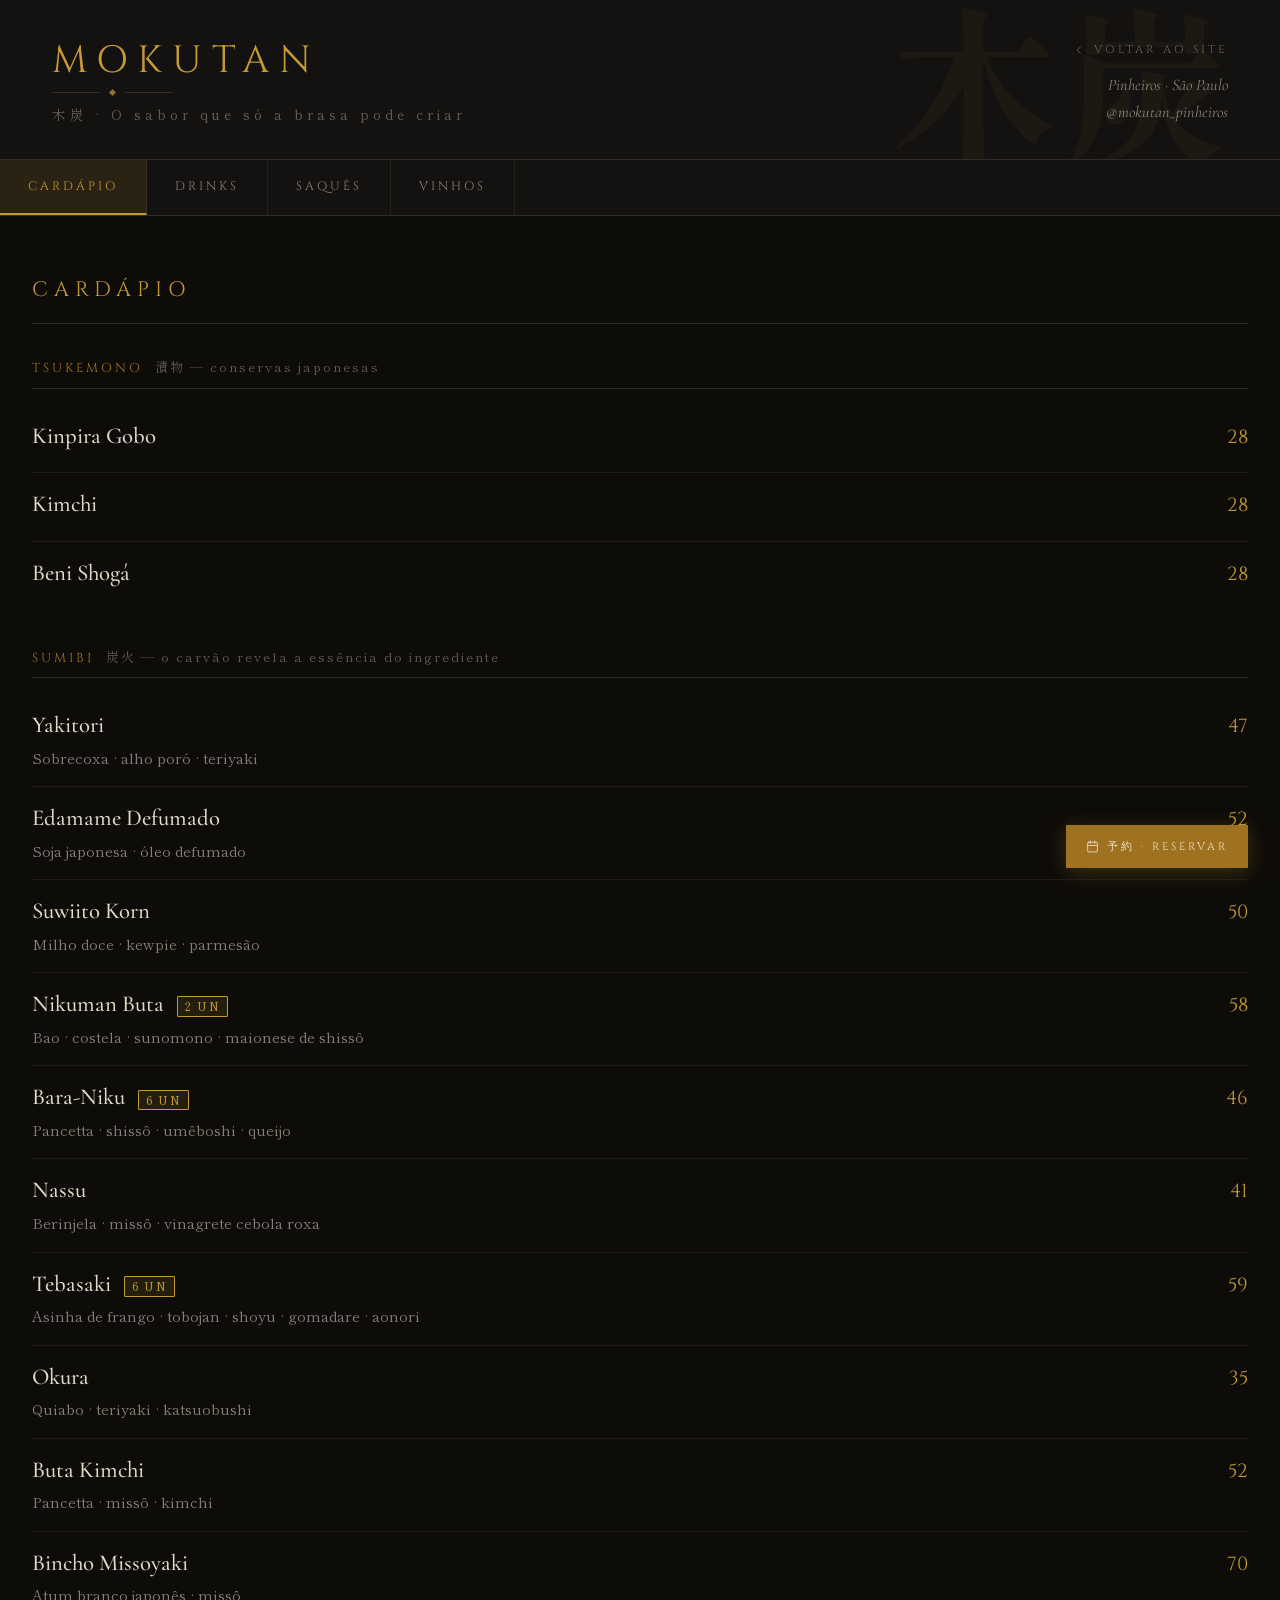
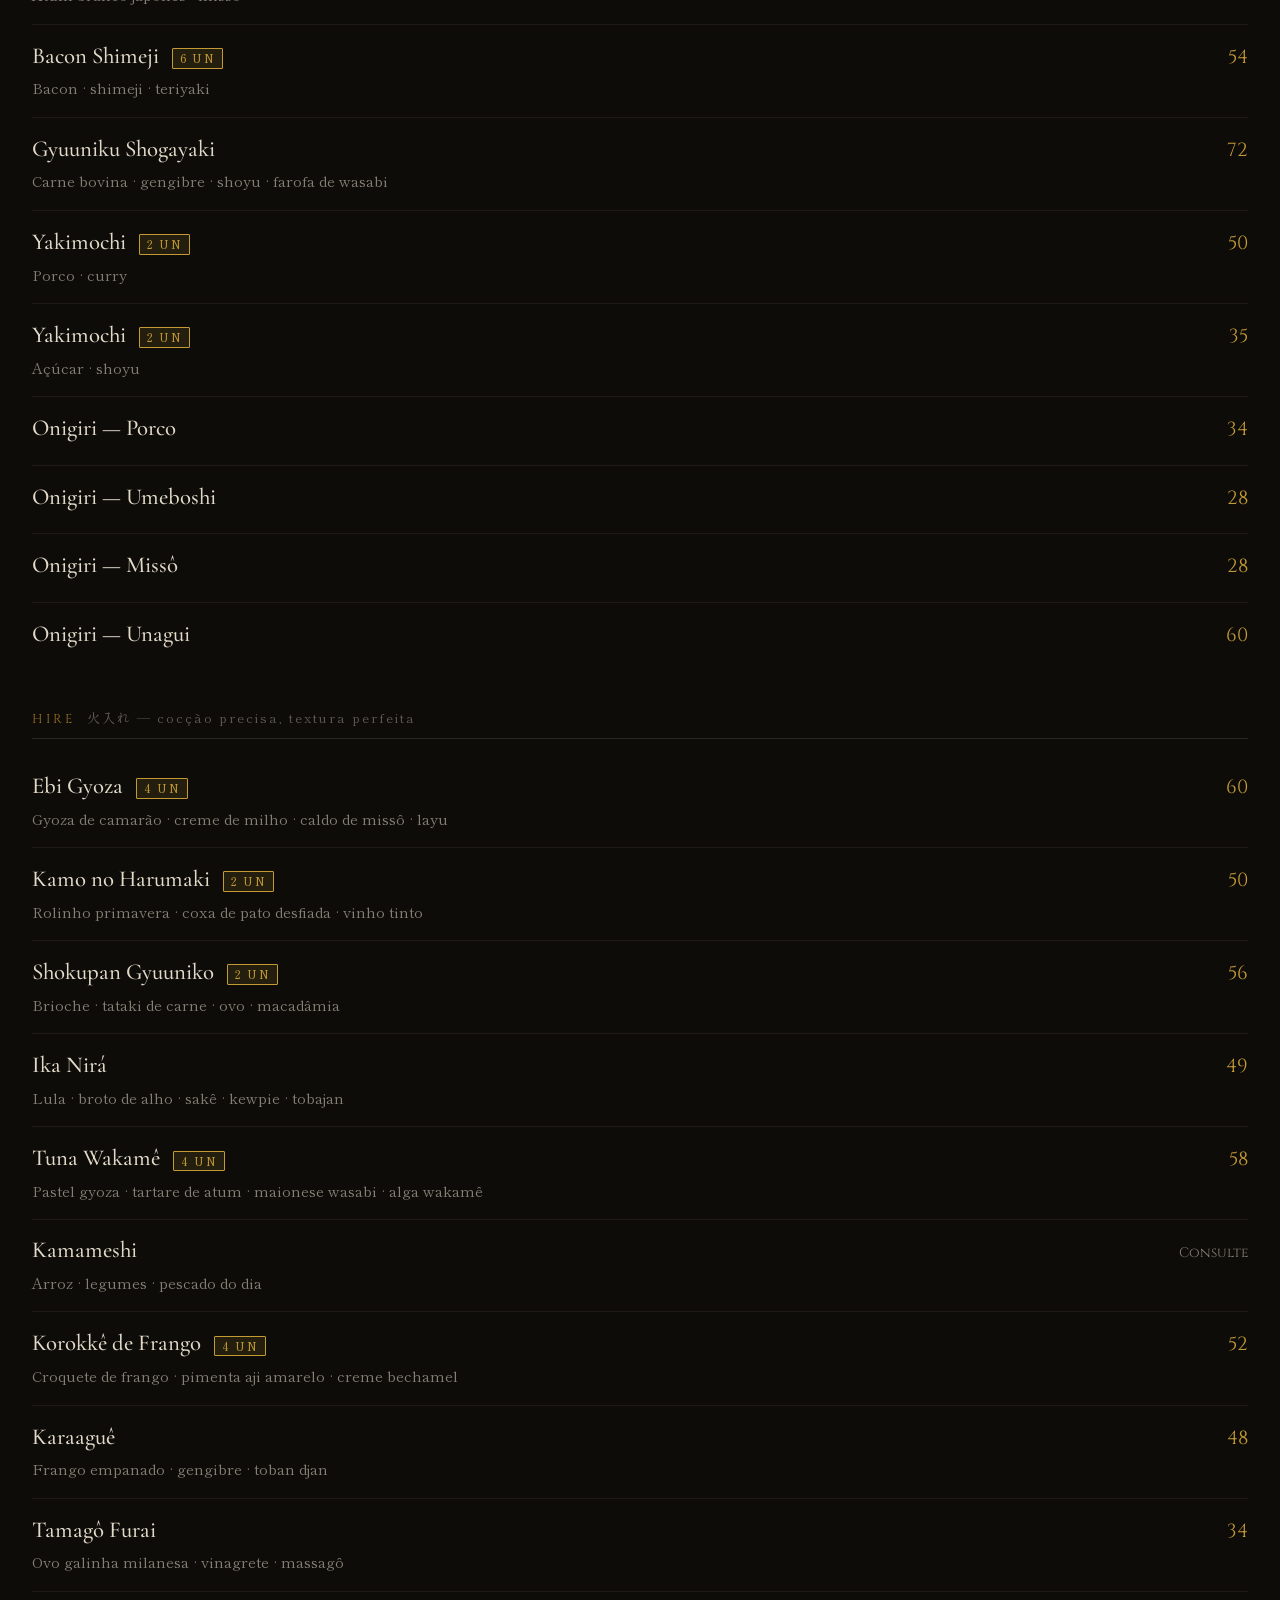
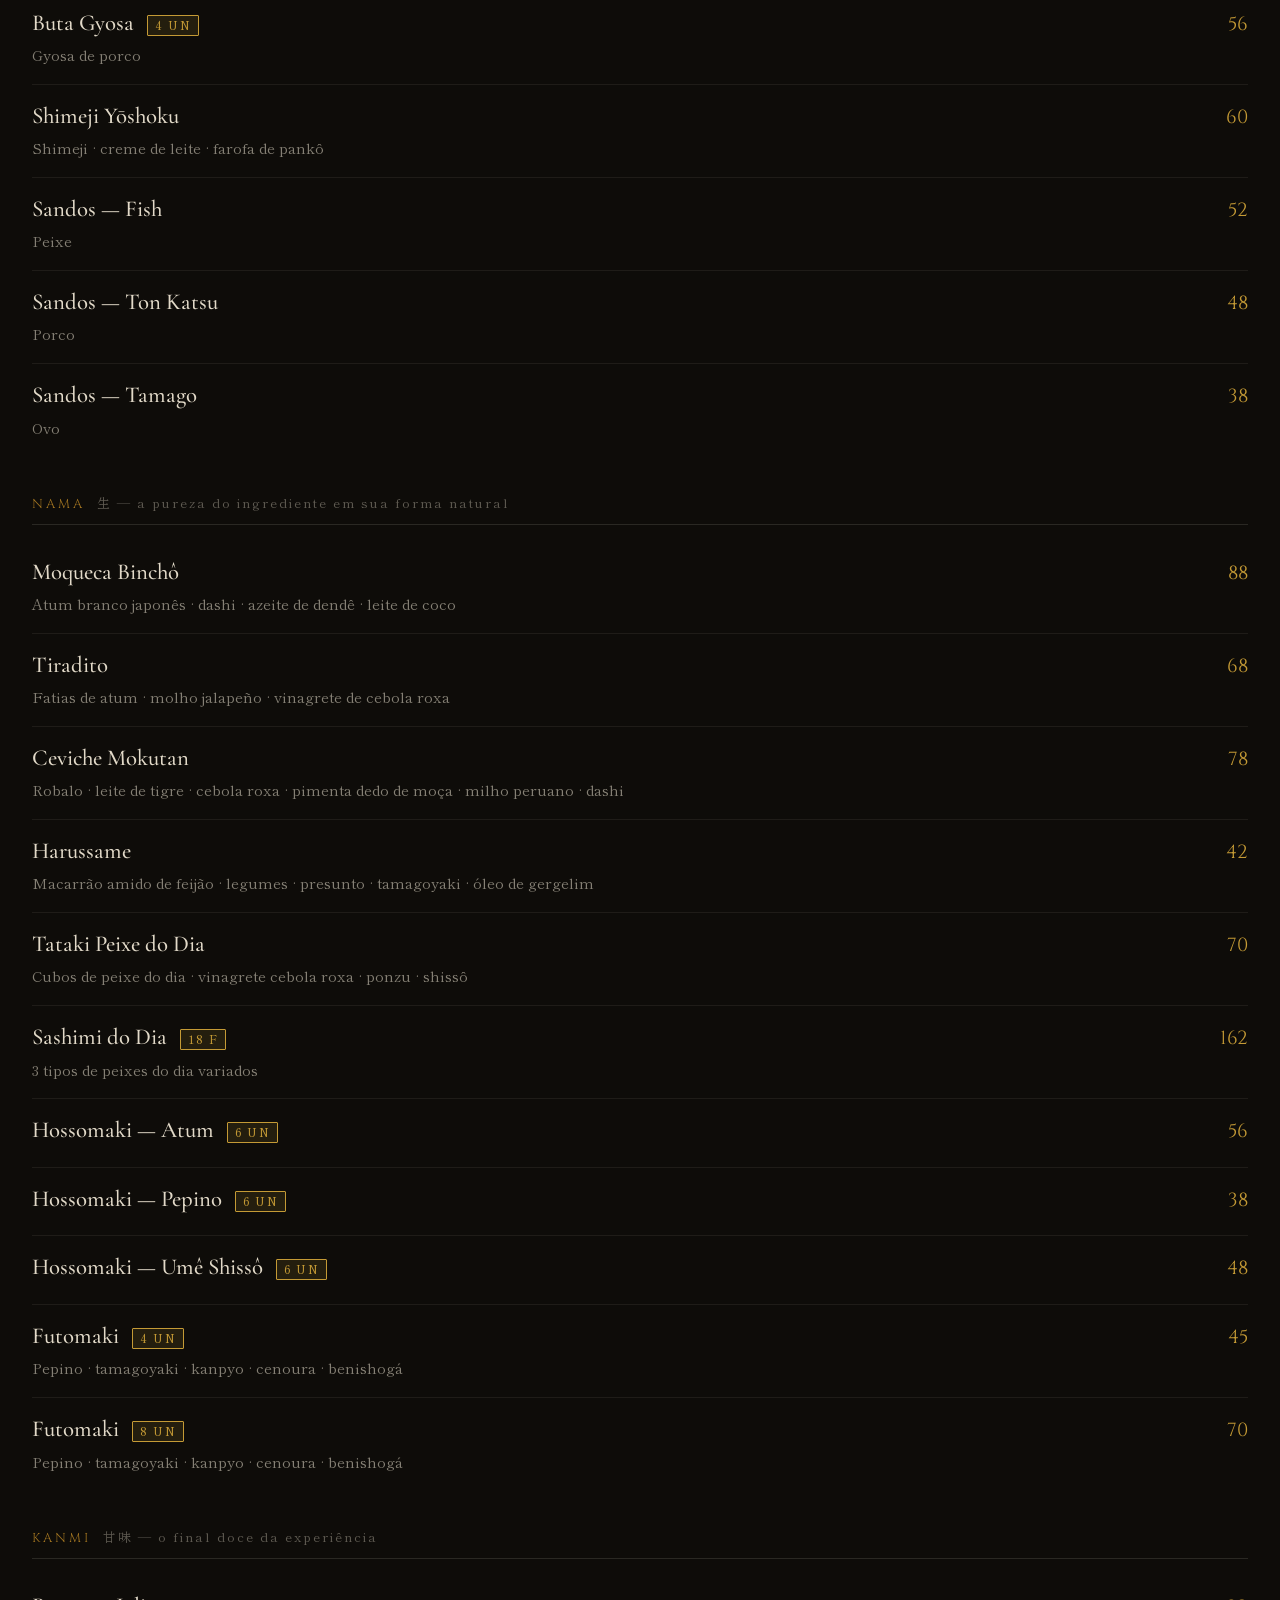
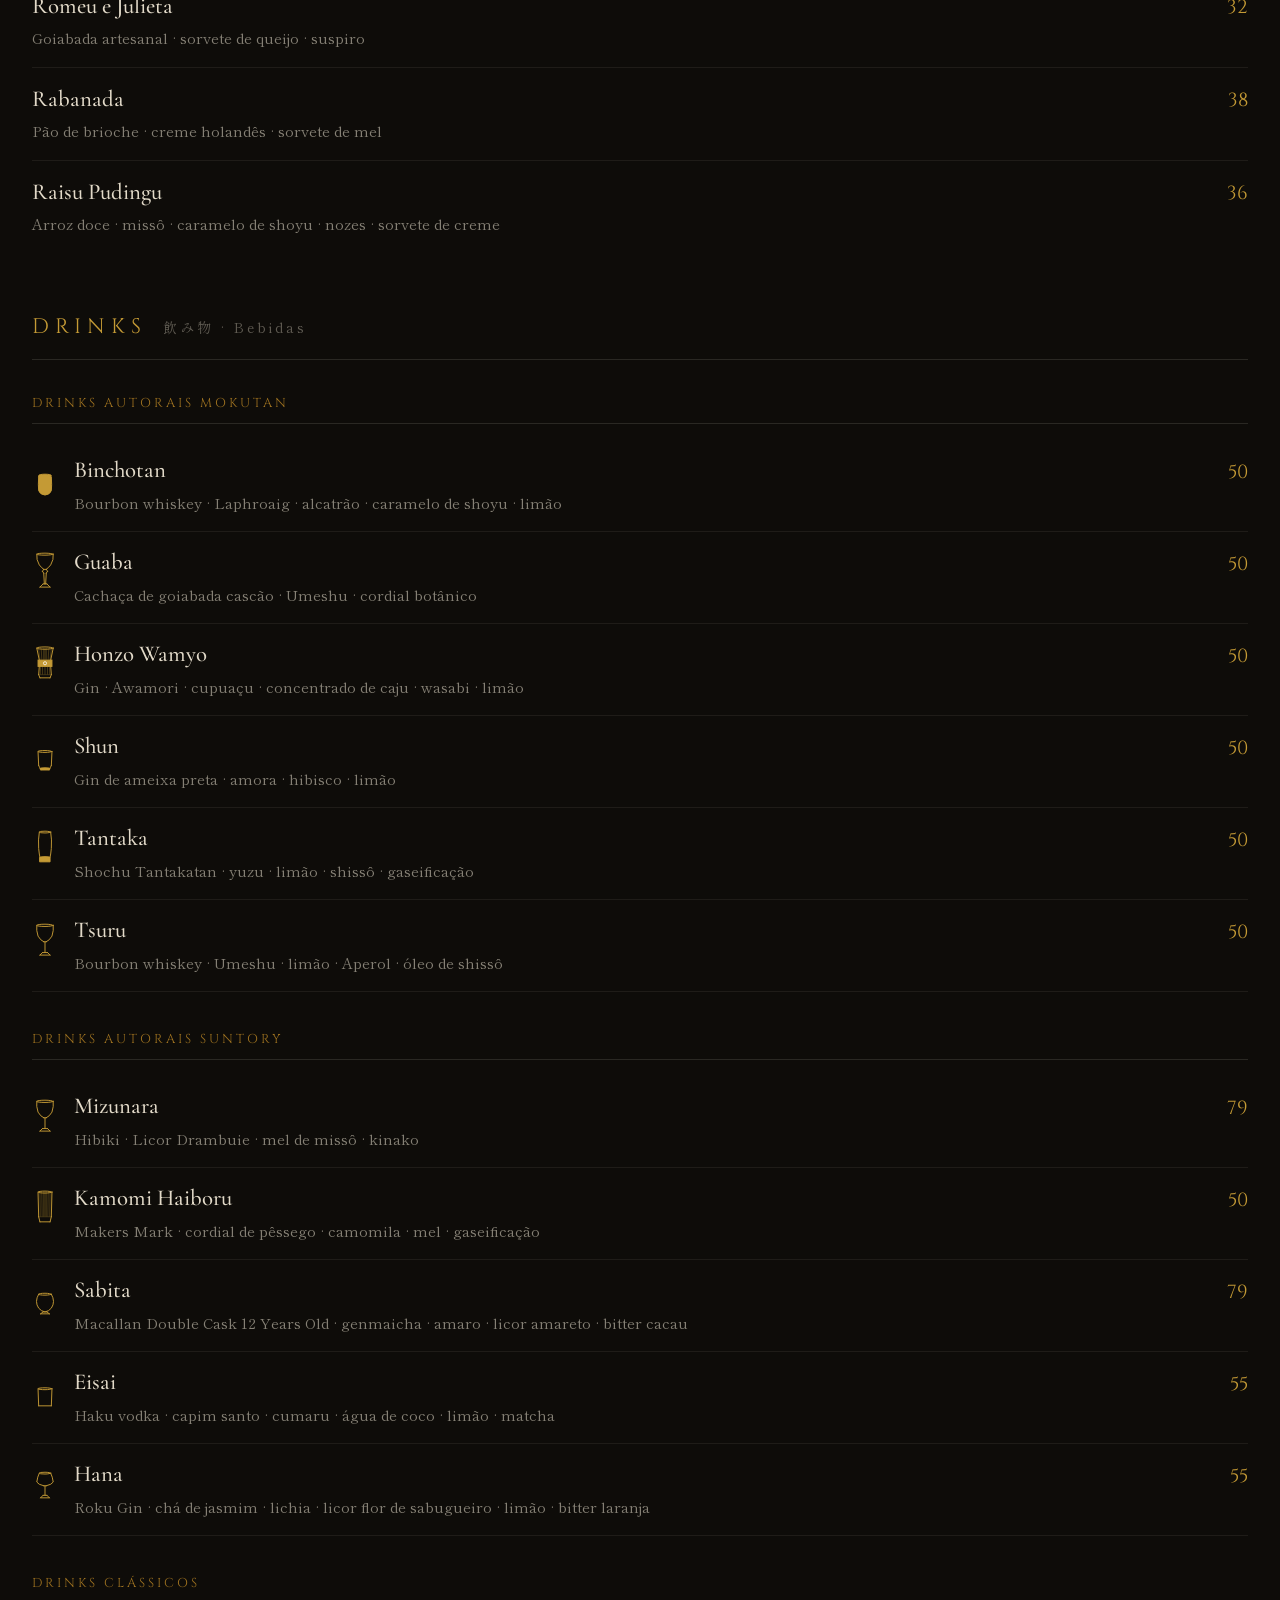
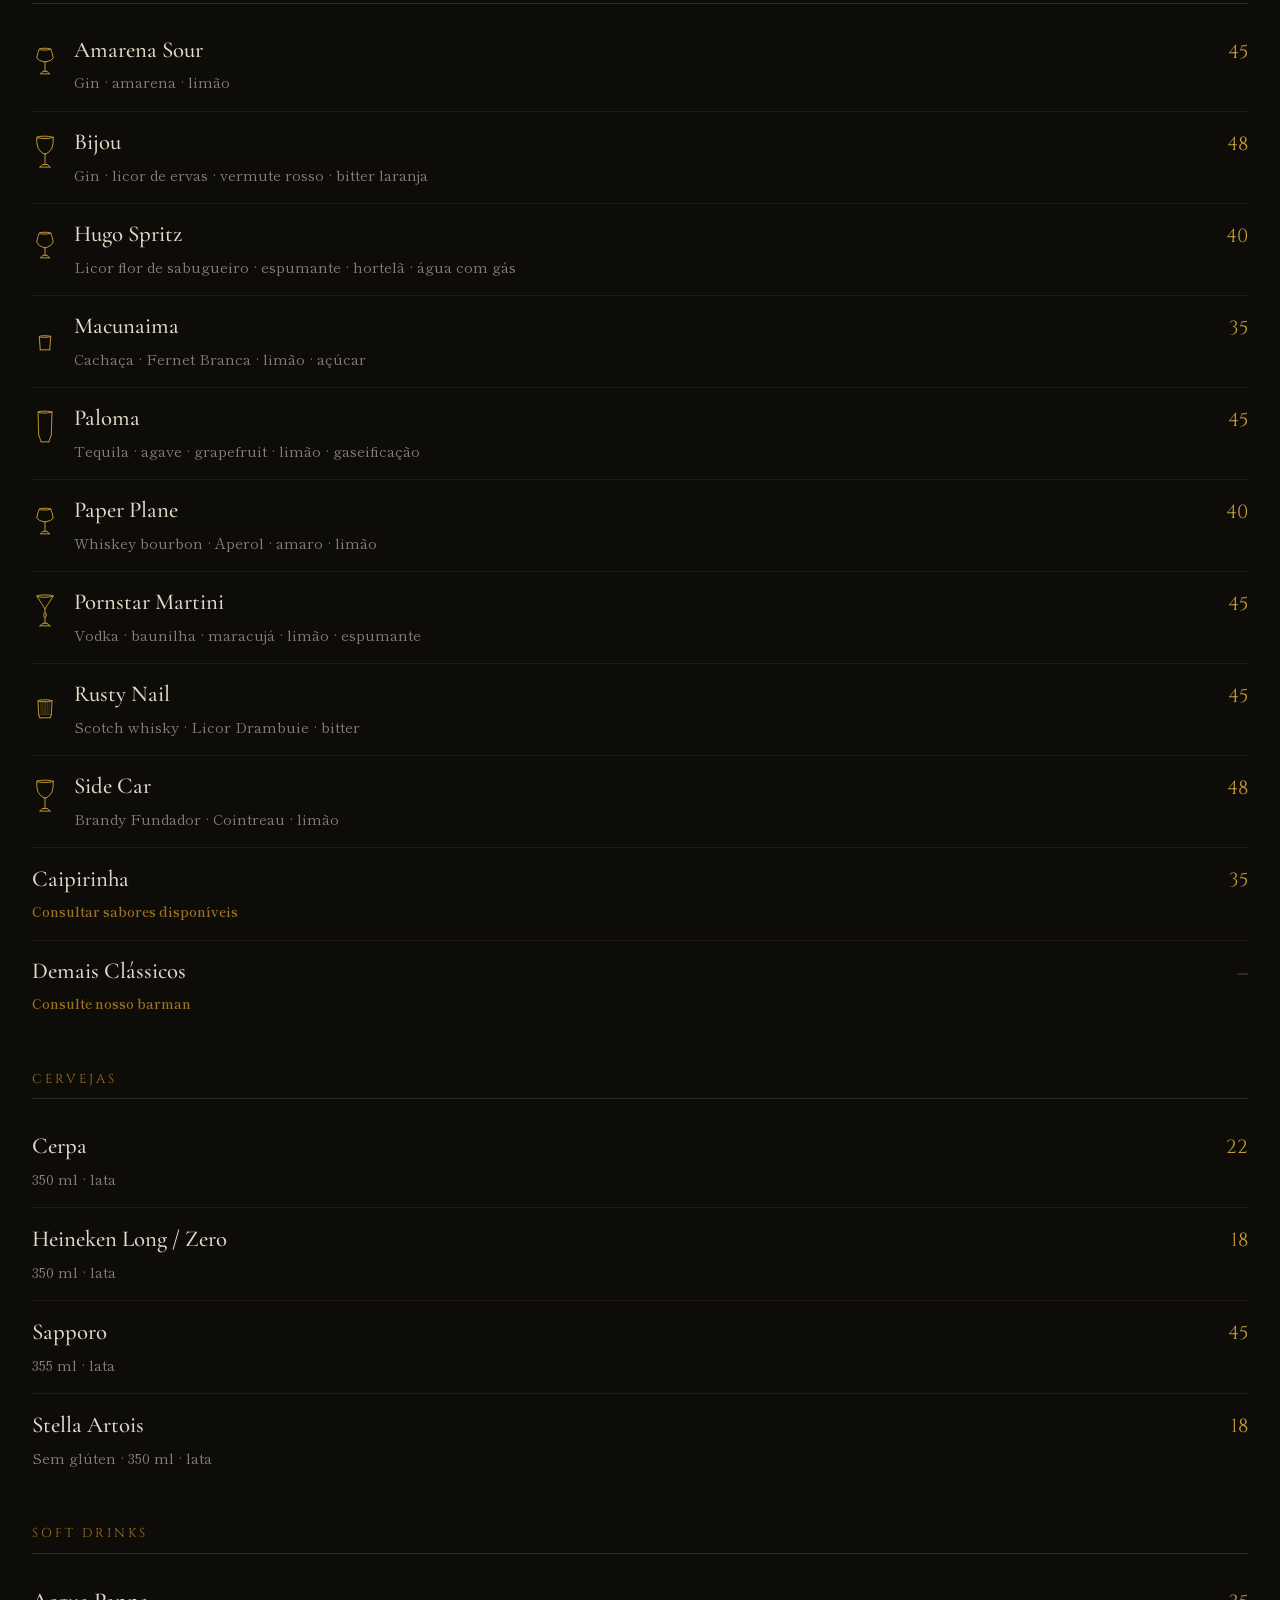
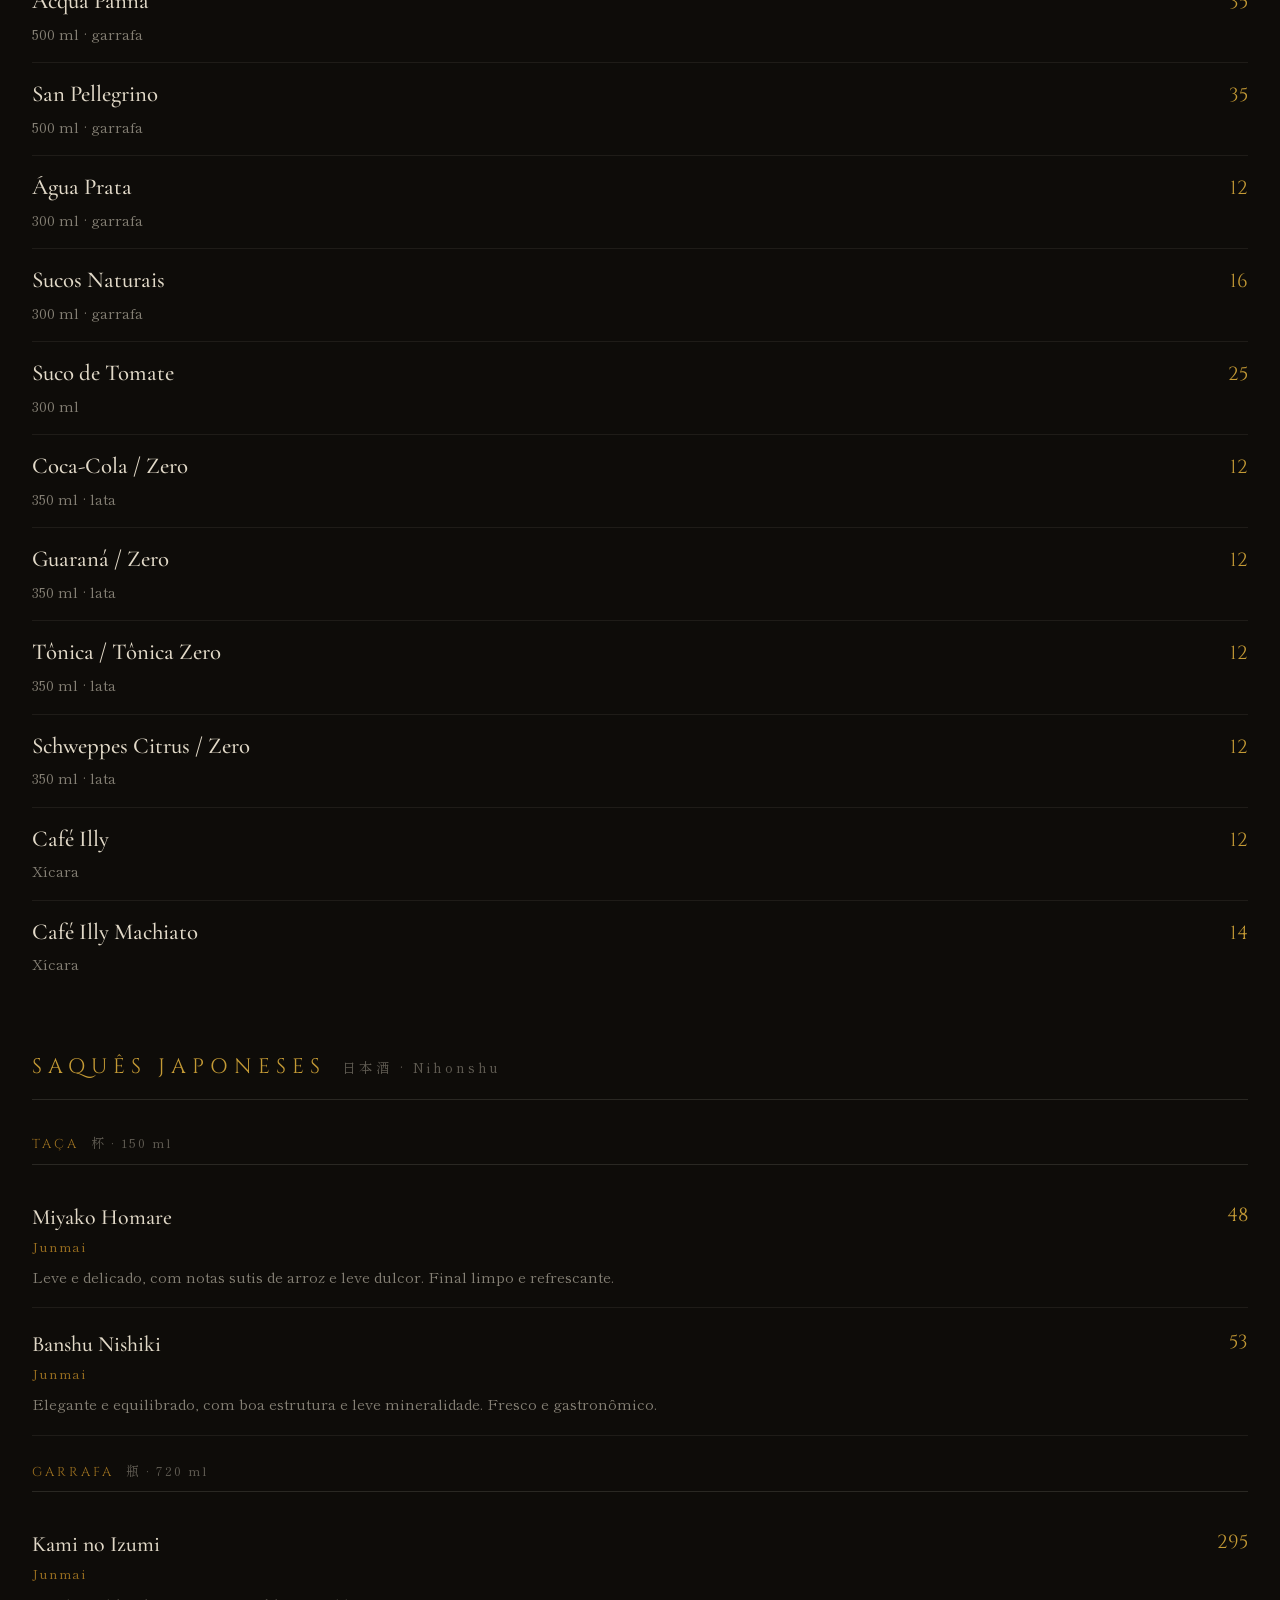
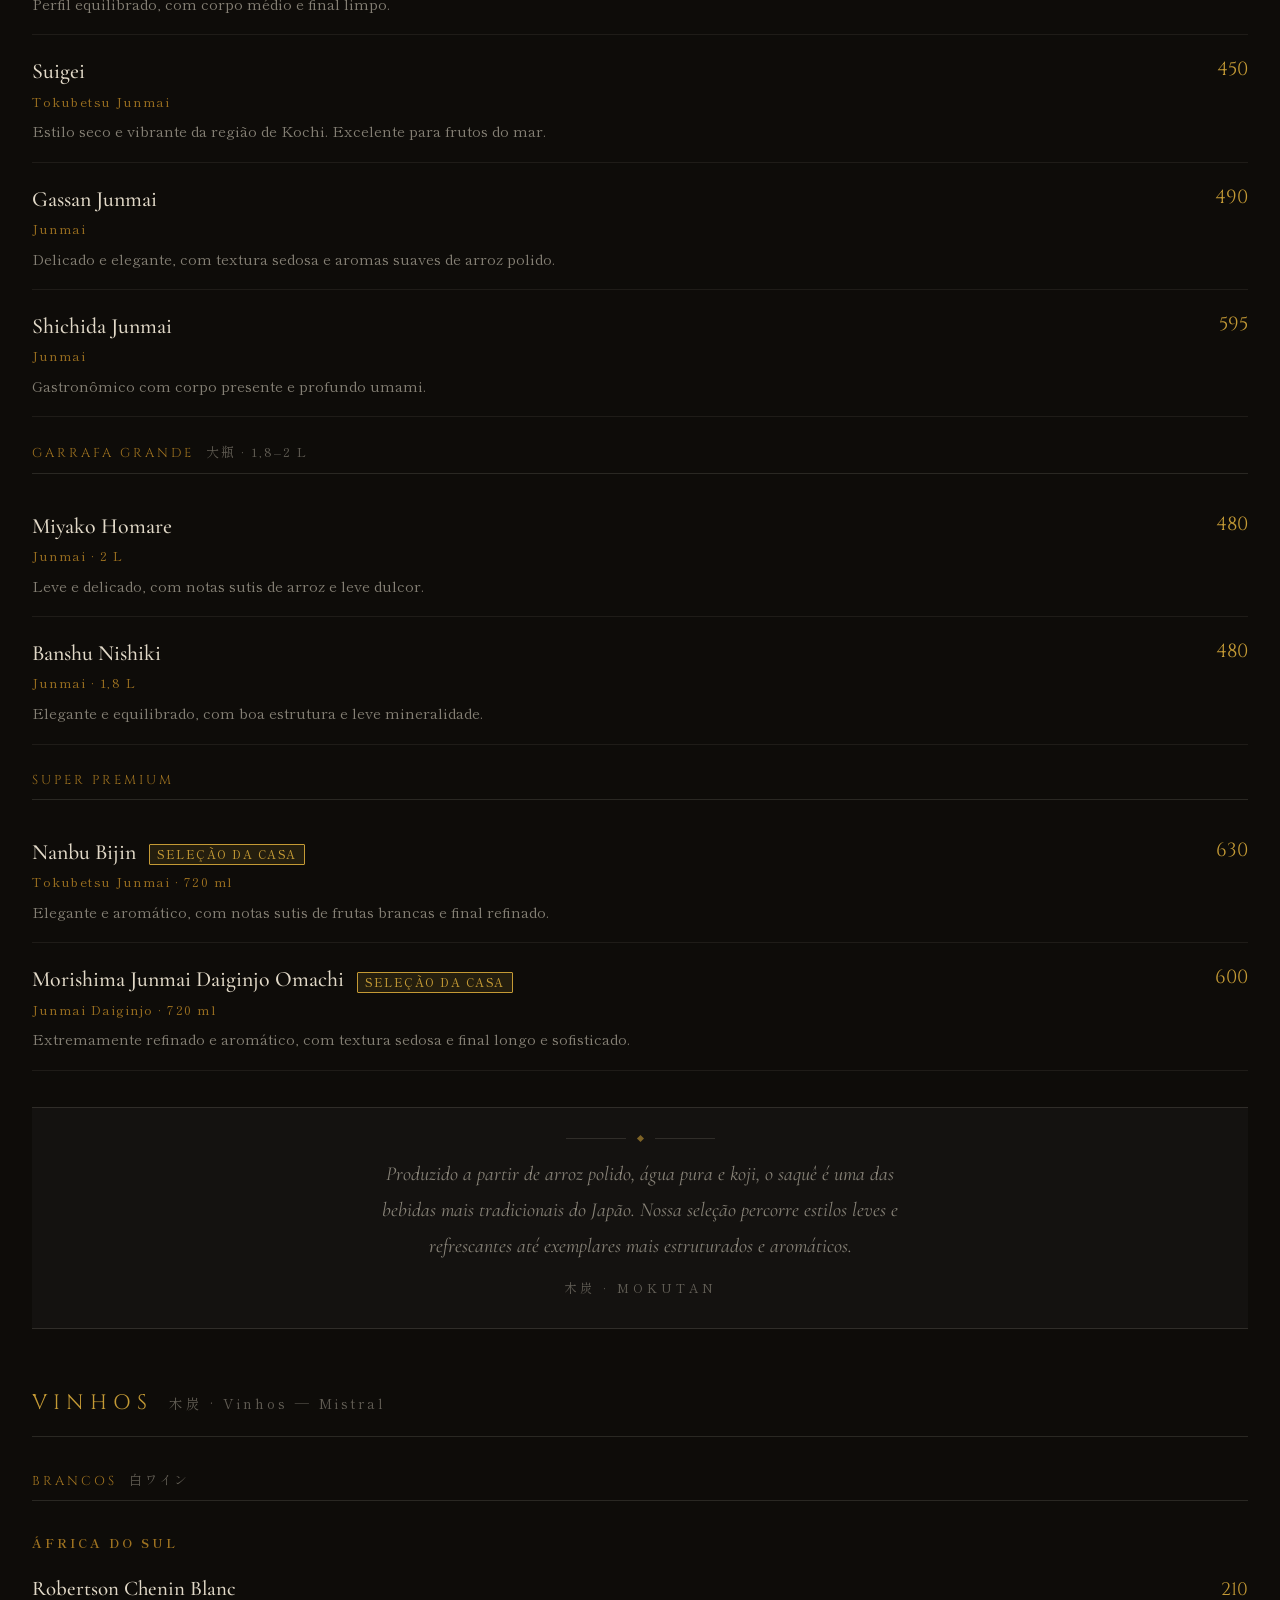
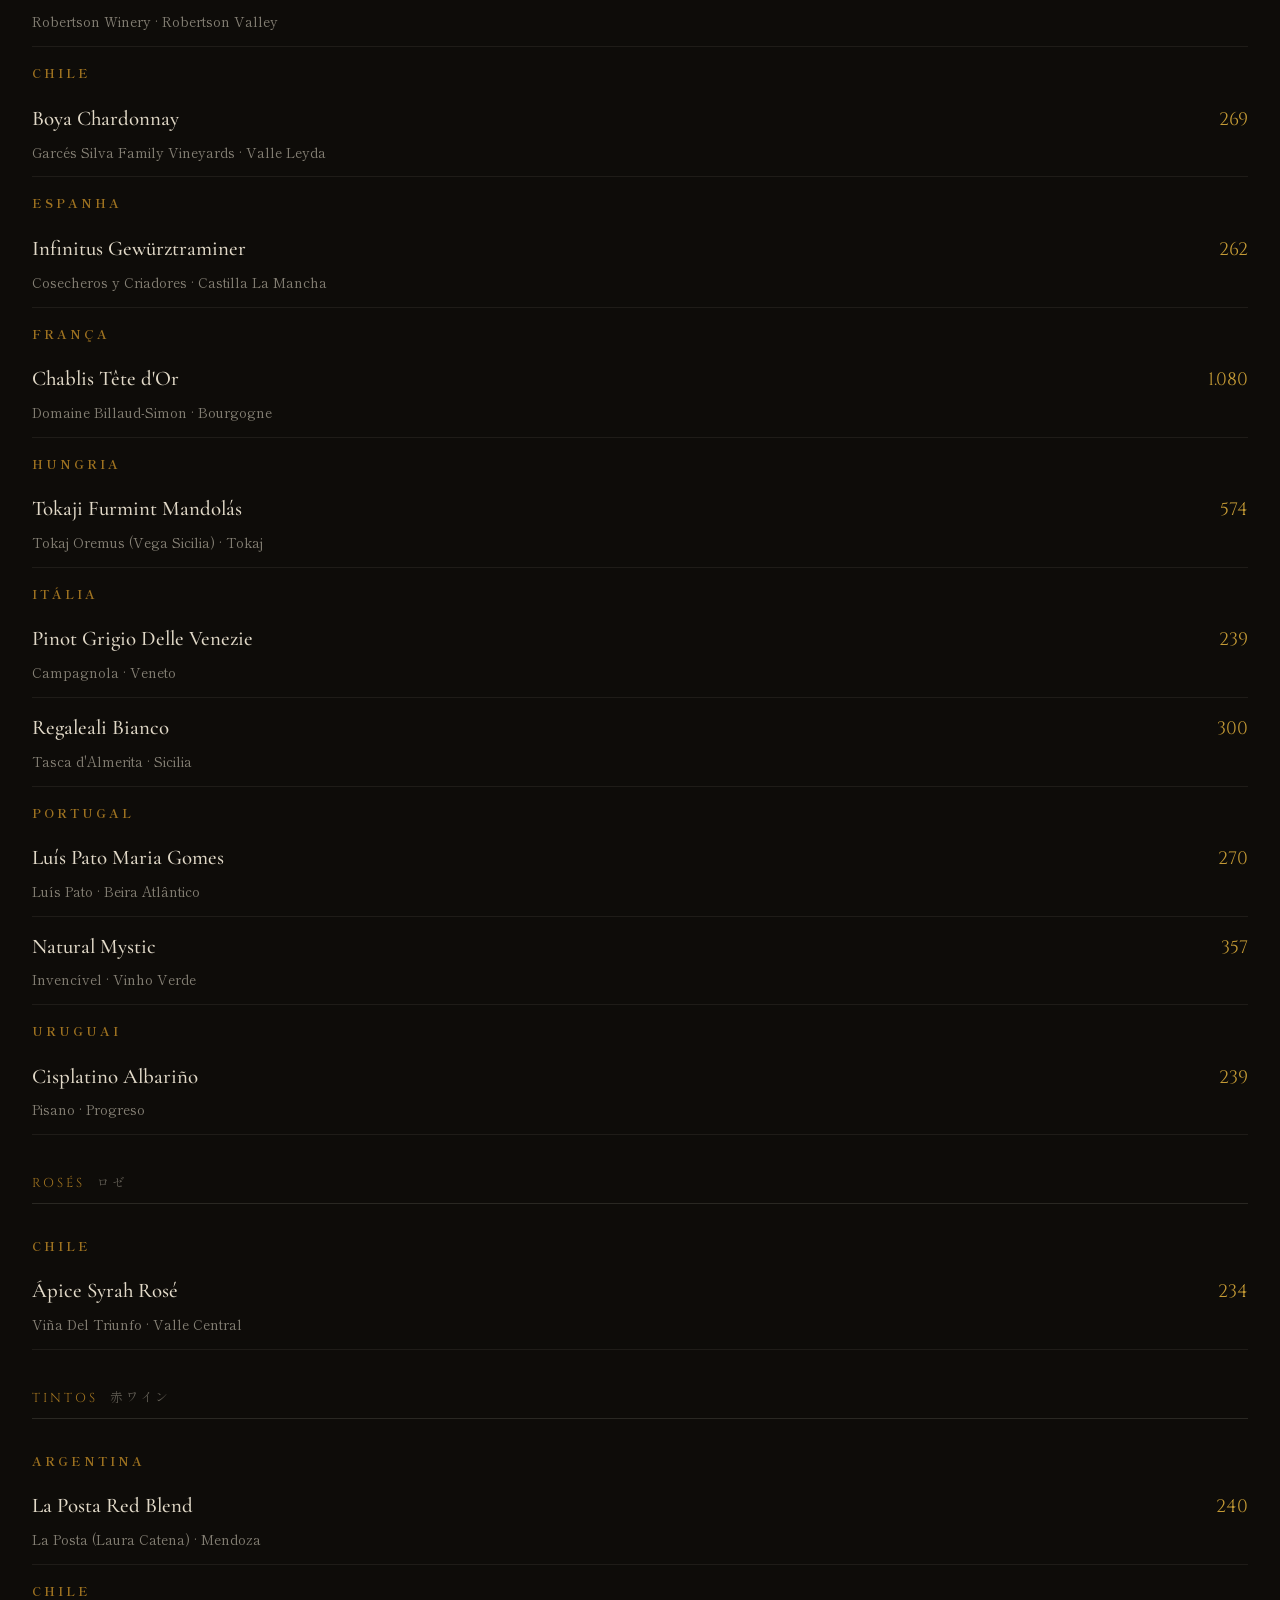
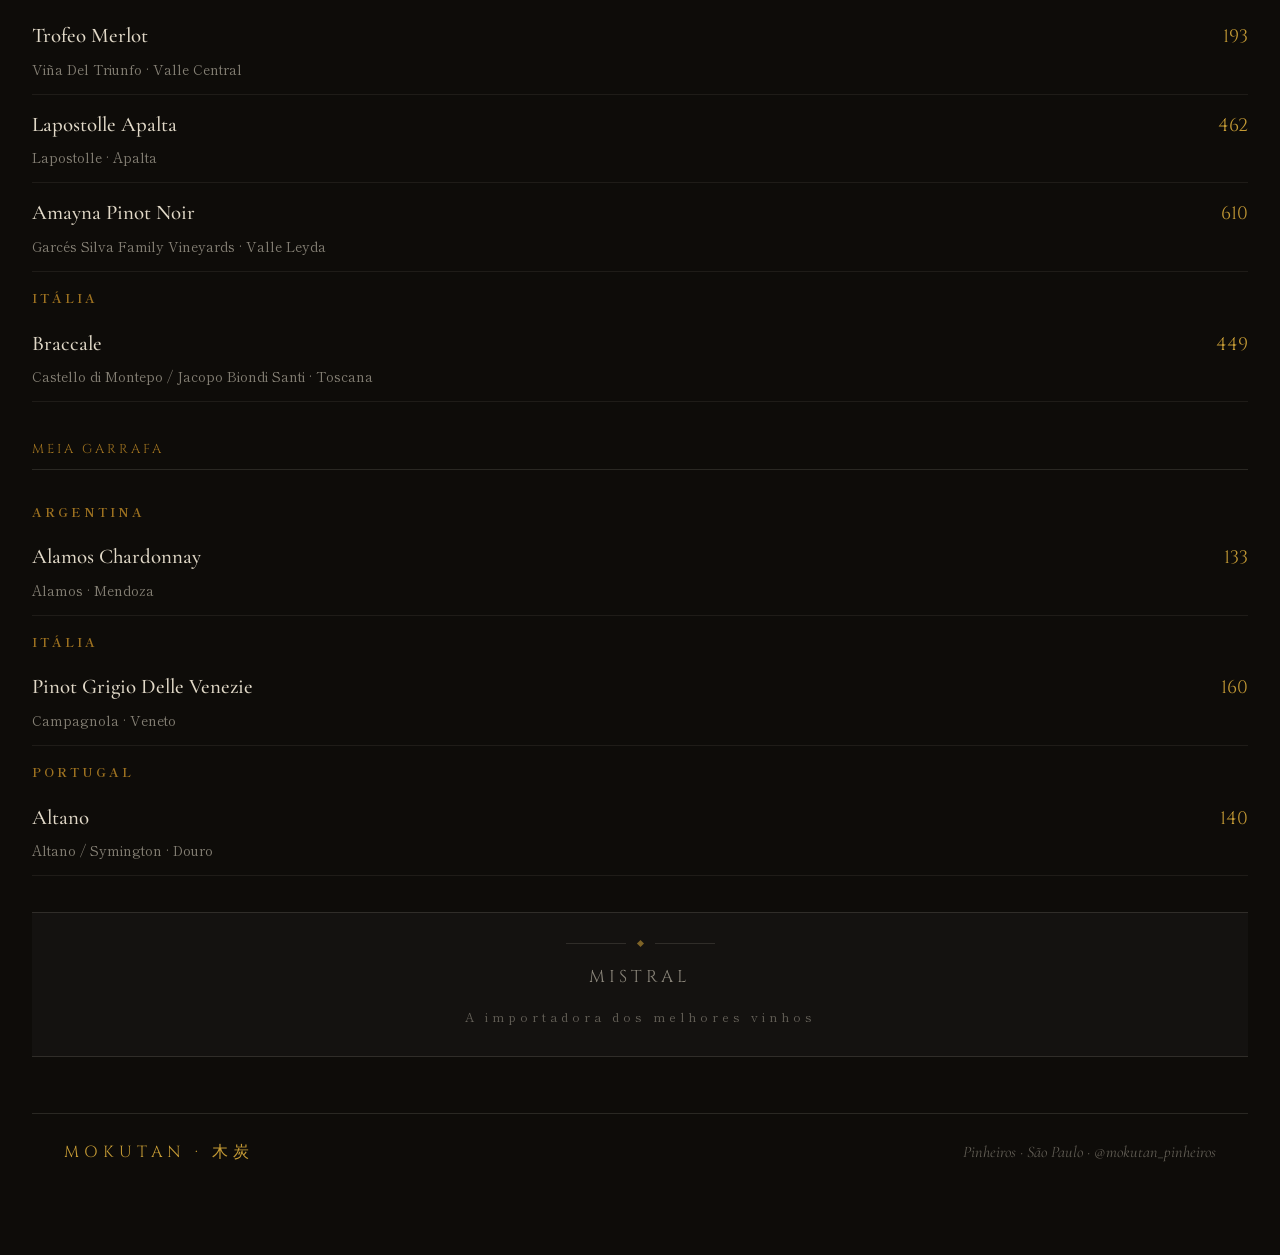
<file: cardapio.html>
﻿<!DOCTYPE html>
<html lang="pt-BR">
<head>
  <meta charset="UTF-8">
  <meta name="viewport" content="width=device-width, initial-scale=1.0, viewport-fit=cover">

  <!-- SEO -->
  <title>Cardápio — Mokutan Izakaya · Pinheiros, São Paulo</title>
  <meta name="description" content="Cardápio do Mokutan — grelhados no carvão, yakitori, sashimi, drinques autorais e carta de saquês. Izakaya japonês em Pinheiros, SP.">
  <meta name="theme-color" content="#0e0c09">

  <!-- Open Graph -->
  <meta property="og:locale" content="pt_BR">
  <meta property="og:site_name" content="Mokutan">
  <meta property="og:type" content="website">
  <meta property="og:url" content="https://mokutanpinheiros.vercel.app/cardapio">
  <meta property="og:title" content="Cardápio — Mokutan Izakaya · Pinheiros, São Paulo">
  <meta property="og:description" content="Grelhados no carvão, yakitori, sashimi, drinques autorais e carta de saquês.">
  <meta property="og:image" content="https://mokutanpinheiros.vercel.app/img/og-mokutan.jpg">
  <meta property="og:image:width" content="1200">
  <meta property="og:image:height" content="630">
  <meta property="og:image:alt" content="Grelhado na brasa — Mokutan Izakaya Pinheiros">
  <link rel="canonical" href="https://mokutanpinheiros.vercel.app/cardapio">

  <!-- Twitter Card -->
  <meta name="twitter:card" content="summary_large_image">
  <meta name="twitter:site" content="@mokutan_pinheiros">
  <meta name="twitter:title" content="Cardápio — Mokutan Izakaya · Pinheiros, São Paulo">
  <meta name="twitter:description" content="Grelhados no carvão, yakitori, sashimi, drinques autorais e carta de saquês.">
  <meta name="twitter:image" content="https://mokutanpinheiros.vercel.app/img/og-mokutan.jpg">
  <meta name="twitter:image:alt" content="Grelhado na brasa — Mokutan Izakaya Pinheiros">

  <!-- Favicon -->
  <link rel="icon" type="image/svg+xml" href="data:image/svg+xml,<svg xmlns='http://www.w3.org/2000/svg' viewBox='0 0 32 32'><rect width='32' height='32' rx='4' fill='%230e0c09'/><text x='16' y='24' text-anchor='middle' font-size='22' fill='%239e7220' font-family='serif'>木</text></svg>">

  <!-- Fonts -->
  <link rel="preconnect" href="https://fonts.googleapis.com">
  <link rel="preconnect" href="https://fonts.gstatic.com" crossorigin>
  <link href="https://fonts.googleapis.com/css2?family=Shippori+Mincho:wght@400;500;600;700&family=Cinzel:wght@400;500&family=Cormorant+Garamond:ital,wght@0,400;0,500;1,400;1,500&display=swap" rel="stylesheet">

  <!-- CSS -->
  <link rel="stylesheet" href="css/cardapio.css?v=2">

  <!-- Dados estruturados: Menu (ajuda o Google a entender o cardápio) -->
  <script type="application/ld+json">
  {
    "@context": "https://schema.org",
    "@type": "Menu",
    "name": "Cardápio Mokutan",
    "url": "https://mokutanpinheiros.vercel.app/cardapio",
    "inLanguage": "pt-BR",
    "hasMenuSection": [
      { "@type": "MenuSection", "name": "Cardápio" },
      { "@type": "MenuSection", "name": "Drinks" },
      { "@type": "MenuSection", "name": "Saquês Japoneses" },
      { "@type": "MenuSection", "name": "Vinhos" }
    ]
  }
  </script>
</head>
<body>

<!-- ════════════════ HEADER ════════════════ -->
<header class="site-header">
  <div class="header-inner">
    <div>
      <h1 class="brand">MOKUTAN</h1>
      <div class="brand-rule">
        <div class="brand-rule-line"></div>
        <div class="brand-rule-diamond"></div>
        <div class="brand-rule-line"></div>
      </div>
      <div class="brand-jp">木炭 · O sabor que só a brasa pode criar</div>
    </div>
    <div class="header-right">
      <a href="/" class="back-link">
        <svg viewBox="0 0 24 24"><polyline points="15 18 9 12 15 6"/></svg>
        Voltar ao site
      </a>
      <div class="header-meta">
        Pinheiros · São Paulo<br>
        @mokutan_pinheiros
      </div>
    </div>
  </div>
</header>

<!-- ════════════════ NAV INTERNA ════════════════ -->
<nav class="page-nav" aria-label="Seções do cardápio">
  <a href="#cardapio">Cardápio</a>
  <a href="#drinks">Drinks</a>
  <a href="#saques">Saquês</a>
  <a href="#vinhos">Vinhos</a>
</nav>

<!-- ════════════════ CARDÁPIO ════════════════ -->
<div class="wrap">

<section class="menu-section" id="cardapio">
  <div class="section-head">
    <h2 class="section-title">Cardápio</h2>
  </div>

  <div class="sub-group">
    <div class="sub-head"><span class="sub-name">Tsukemono</span><span class="sub-jp2">漬物 — conservas japonesas</span></div>
    <div class="item"><div class="item-info"><span class="item-name">Kinpira Gobo</span></div><div class="item-price">28</div></div>
    <div class="item"><div class="item-info"><span class="item-name">Kimchi</span></div><div class="item-price">28</div></div>
    <div class="item"><div class="item-info"><span class="item-name">Beni Shogá</span></div><div class="item-price">28</div></div>
  </div>

  <div class="sub-group">
    <div class="sub-head"><span class="sub-name">Sumibi</span><span class="sub-jp2">炭火 — o carvão revela a essência do ingrediente</span></div>
    <div class="item"><div class="item-info"><span class="item-name">Yakitori</span><span class="item-desc">Sobrecoxa · alho poró · teriyaki</span></div><div class="item-price">47</div></div>
    <div class="item"><div class="item-info"><span class="item-name">Edamame Defumado</span><span class="item-desc">Soja japonesa · óleo defumado</span></div><div class="item-price">52</div></div>
    <div class="item"><div class="item-info"><span class="item-name">Suwiito Korn</span><span class="item-desc">Milho doce · kewpie · parmesão</span></div><div class="item-price">50</div></div>
    <div class="item"><div class="item-info"><span class="item-name">Nikuman Buta <span class="badge">2 un</span></span><span class="item-desc">Bao · costela · sunomono · maionese de shissô</span></div><div class="item-price">58</div></div>
    <div class="item"><div class="item-info"><span class="item-name">Bara-Niku <span class="badge">6 un</span></span><span class="item-desc">Pancetta · shissô · umêboshi · queijo</span></div><div class="item-price">46</div></div>
    <div class="item"><div class="item-info"><span class="item-name">Nassu</span><span class="item-desc">Berinjela · missô · vinagrete cebola roxa</span></div><div class="item-price">41</div></div>
    <div class="item"><div class="item-info"><span class="item-name">Tebasaki <span class="badge">6 un</span></span><span class="item-desc">Asinha de frango · tobojan · shoyu · gomadare · aonori</span></div><div class="item-price">59</div></div>
    <div class="item"><div class="item-info"><span class="item-name">Okura</span><span class="item-desc">Quiabo · teriyaki · katsuobushi</span></div><div class="item-price">35</div></div>
    <div class="item"><div class="item-info"><span class="item-name">Buta Kimchi</span><span class="item-desc">Pancetta · missô · kimchi</span></div><div class="item-price">52</div></div>
    <div class="item"><div class="item-info"><span class="item-name">Bincho Missoyaki</span><span class="item-desc">Atum branco japonês · missô</span></div><div class="item-price">70</div></div>
    <div class="item"><div class="item-info"><span class="item-name">Bacon Shimeji <span class="badge">6 un</span></span><span class="item-desc">Bacon · shimeji · teriyaki</span></div><div class="item-price">54</div></div>
    <div class="item"><div class="item-info"><span class="item-name">Gyuuniku Shogayaki</span><span class="item-desc">Carne bovina · gengibre · shoyu · farofa de wasabi</span></div><div class="item-price">72</div></div>
    <div class="item"><div class="item-info"><span class="item-name">Yakimochi <span class="badge">2 un</span></span><span class="item-desc">Porco · curry</span></div><div class="item-price">50</div></div>
    <div class="item"><div class="item-info"><span class="item-name">Yakimochi <span class="badge">2 un</span></span><span class="item-desc">Açúcar · shoyu</span></div><div class="item-price">35</div></div>
    <div class="item"><div class="item-info"><span class="item-name">Onigiri — Porco</span></div><div class="item-price">34</div></div>
    <div class="item"><div class="item-info"><span class="item-name">Onigiri — Umeboshi</span></div><div class="item-price">28</div></div>
    <div class="item"><div class="item-info"><span class="item-name">Onigiri — Missô</span></div><div class="item-price">28</div></div>
    <div class="item"><div class="item-info"><span class="item-name">Onigiri — Unagui</span></div><div class="item-price">60</div></div>
  </div>

  <div class="sub-group">
    <div class="sub-head"><span class="sub-name">Hire</span><span class="sub-jp2">火入れ — cocção precisa, textura perfeita</span></div>
    <div class="item"><div class="item-info"><span class="item-name">Ebi Gyoza <span class="badge">4 un</span></span><span class="item-desc">Gyoza de camarão · creme de milho · caldo de missô · layu</span></div><div class="item-price">60</div></div>
    <div class="item"><div class="item-info"><span class="item-name">Kamo no Harumaki <span class="badge">2 un</span></span><span class="item-desc">Rolinho primavera · coxa de pato desfiada · vinho tinto</span></div><div class="item-price">50</div></div>
    <div class="item"><div class="item-info"><span class="item-name">Shokupan Gyuuniko <span class="badge">2 un</span></span><span class="item-desc">Brioche · tataki de carne · ovo · macadâmia</span></div><div class="item-price">56</div></div>
    <div class="item"><div class="item-info"><span class="item-name">Ika Nirá</span><span class="item-desc">Lula · broto de alho · sakê · kewpie · tobajan</span></div><div class="item-price">49</div></div>
    <div class="item"><div class="item-info"><span class="item-name">Tuna Wakamê <span class="badge">4 un</span></span><span class="item-desc">Pastel gyoza · tartare de atum · maionese wasabi · alga wakamê</span></div><div class="item-price">58</div></div>
    <div class="item"><div class="item-info"><span class="item-name">Kamameshi</span><span class="item-desc">Arroz · legumes · pescado do dia</span></div><div class="item-price item-price-consult">Consulte</div></div>
    <div class="item"><div class="item-info"><span class="item-name">Korokkê de Frango <span class="badge">4 un</span></span><span class="item-desc">Croquete de frango · pimenta aji amarelo · creme bechamel</span></div><div class="item-price">52</div></div>
    <div class="item"><div class="item-info"><span class="item-name">Karaaguê</span><span class="item-desc">Frango empanado · gengibre · toban djan</span></div><div class="item-price">48</div></div>
    <div class="item"><div class="item-info"><span class="item-name">Tamagô Furai</span><span class="item-desc">Ovo galinha milanesa · vinagrete · massagô</span></div><div class="item-price">34</div></div>
    <div class="item"><div class="item-info"><span class="item-name">Buta Gyosa <span class="badge">4 un</span></span><span class="item-desc">Gyosa de porco</span></div><div class="item-price">56</div></div>
    <div class="item"><div class="item-info"><span class="item-name">Shimeji Yōshoku</span><span class="item-desc">Shimeji · creme de leite · farofa de pankô</span></div><div class="item-price">60</div></div>
    <div class="item"><div class="item-info"><span class="item-name">Sandos — Fish</span><span class="item-desc">Peixe</span></div><div class="item-price">52</div></div>
    <div class="item"><div class="item-info"><span class="item-name">Sandos — Ton Katsu</span><span class="item-desc">Porco</span></div><div class="item-price">48</div></div>
    <div class="item"><div class="item-info"><span class="item-name">Sandos — Tamago</span><span class="item-desc">Ovo</span></div><div class="item-price">38</div></div>
  </div>

  <div class="sub-group">
    <div class="sub-head"><span class="sub-name">Nama</span><span class="sub-jp2">生 — a pureza do ingrediente em sua forma natural</span></div>
    <div class="item"><div class="item-info"><span class="item-name">Moqueca Binchô</span><span class="item-desc">Atum branco japonês · dashi · azeite de dendê · leite de coco</span></div><div class="item-price">88</div></div>
    <div class="item"><div class="item-info"><span class="item-name">Tiradito</span><span class="item-desc">Fatias de atum · molho jalapeño · vinagrete de cebola roxa</span></div><div class="item-price">68</div></div>
    <div class="item"><div class="item-info"><span class="item-name">Ceviche Mokutan</span><span class="item-desc">Robalo · leite de tigre · cebola roxa · pimenta dedo de moça · milho peruano · dashi</span></div><div class="item-price">78</div></div>
    <div class="item"><div class="item-info"><span class="item-name">Harussame</span><span class="item-desc">Macarrão amido de feijão · legumes · presunto · tamagoyaki · óleo de gergelim</span></div><div class="item-price">42</div></div>
    <div class="item"><div class="item-info"><span class="item-name">Tataki Peixe do Dia</span><span class="item-desc">Cubos de peixe do dia · vinagrete cebola roxa · ponzu · shissô</span></div><div class="item-price">70</div></div>
    <div class="item"><div class="item-info"><span class="item-name">Sashimi do Dia <span class="badge">18 f</span></span><span class="item-desc">3 tipos de peixes do dia variados</span></div><div class="item-price">162</div></div>
    <div class="item"><div class="item-info"><span class="item-name">Hossomaki — Atum <span class="badge">6 un</span></span></div><div class="item-price">56</div></div>
    <div class="item"><div class="item-info"><span class="item-name">Hossomaki — Pepino <span class="badge">6 un</span></span></div><div class="item-price">38</div></div>
    <div class="item"><div class="item-info"><span class="item-name">Hossomaki — Umê Shissô <span class="badge">6 un</span></span></div><div class="item-price">48</div></div>
    <div class="item"><div class="item-info"><span class="item-name">Futomaki <span class="badge">4 un</span></span><span class="item-desc">Pepino · tamagoyaki · kanpyo · cenoura · benishogá</span></div><div class="item-price">45</div></div>
    <div class="item"><div class="item-info"><span class="item-name">Futomaki <span class="badge">8 un</span></span><span class="item-desc">Pepino · tamagoyaki · kanpyo · cenoura · benishogá</span></div><div class="item-price">70</div></div>
  </div>

  <div class="sub-group">
    <div class="sub-head"><span class="sub-name">Kanmi</span><span class="sub-jp2">甘味 — o final doce da experiência</span></div>
    <div class="item"><div class="item-info"><span class="item-name">Romeu e Julieta</span><span class="item-desc">Goiabada artesanal · sorvete de queijo · suspiro</span></div><div class="item-price">32</div></div>
    <div class="item"><div class="item-info"><span class="item-name">Rabanada</span><span class="item-desc">Pão de brioche · creme holandês · sorvete de mel</span></div><div class="item-price">38</div></div>
    <div class="item"><div class="item-info"><span class="item-name">Raisu Pudingu</span><span class="item-desc">Arroz doce · missô · caramelo de shoyu · nozes · sorvete de creme</span></div><div class="item-price">36</div></div>
  </div>
</section>

<!-- ════════════════ DRINKS ════════════════ -->
<section class="menu-section" id="drinks">
  <div class="section-head">
    <h2 class="section-title">Drinks</h2>
    <span class="section-jp">飲み物 · Bebidas</span>
  </div>

  <div class="sub-group">
    <div class="sub-head"><span class="sub-name">Drinks Autorais Mokutan</span></div>
    <div class="drink-item">
      <div class="drink-glass"><svg width="20" height="38" viewBox="0 0 30 60" fill="none" stroke="currentColor"><path d="M 5 28 Q 4 42 5 50 Q 7 56 15 57 Q 23 56 25 50 Q 26 42 25 28 Q 24 26 22 26 L 8 26 Q 6 26 5 28 Z" stroke-width="1.5" stroke-linecap="round" fill="currentColor"/><ellipse cx="15" cy="26" rx="10" ry="2" stroke-width="1.5" fill="currentColor"/></svg></div>
      <div class="drink-info"><span class="item-name">Binchotan</span><span class="item-desc">Bourbon whiskey · Laphroaig · alcatrão · caramelo de shoyu · limão</span></div>
      <div class="item-price">50</div>
    </div>
    <div class="drink-item">
      <div class="drink-glass"><svg width="20" height="38" viewBox="0 0 30 60" fill="none" stroke="currentColor"><ellipse cx="15" cy="5" rx="13" ry="1.6" stroke-width="1.5" stroke-linecap="round" stroke-linejoin="round"/><path d="M 2 5 Q 1 14 6 22 Q 10 27 13 29" stroke-width="1.5" stroke-linecap="round" stroke-linejoin="round"/><path d="M 28 5 Q 29 14 24 22 Q 20 27 17 29" stroke-width="1.5" stroke-linecap="round" stroke-linejoin="round"/><line x1="13" y1="29" x2="17" y2="29" stroke-width="1.5" stroke-linecap="round" stroke-linejoin="round"/><line x1="13" y1="29" x2="11" y2="32" stroke-width="1.5" stroke-linecap="round" stroke-linejoin="round"/><line x1="17" y1="29" x2="19" y2="32" stroke-width="1.5" stroke-linecap="round" stroke-linejoin="round"/><line x1="11" y1="32" x2="13" y2="35" stroke-width="1.5" stroke-linecap="round" stroke-linejoin="round"/><line x1="19" y1="32" x2="17" y2="35" stroke-width="1.5" stroke-linecap="round" stroke-linejoin="round"/><line x1="13" y1="35" x2="14" y2="52" stroke-width="1.5" stroke-linecap="round" stroke-linejoin="round"/><line x1="17" y1="35" x2="16" y2="52" stroke-width="1.5" stroke-linecap="round" stroke-linejoin="round"/><line x1="7" y1="57" x2="23" y2="57" stroke-width="1.5" stroke-linecap="round" stroke-linejoin="round"/><line x1="7" y1="57" x2="12" y2="52" stroke-width="1.5" stroke-linecap="round" stroke-linejoin="round"/><line x1="23" y1="57" x2="18" y2="52" stroke-width="1.5" stroke-linecap="round" stroke-linejoin="round"/><line x1="12" y1="52" x2="18" y2="52" stroke-width="1.5" stroke-linecap="round" stroke-linejoin="round"/></svg></div>
      <div class="drink-info"><span class="item-name">Guaba</span><span class="item-desc">Cachaça de goiabada cascão · Umeshu · cordial botânico</span></div>
      <div class="item-price">50</div>
    </div>
    <div class="drink-item">
      <div class="drink-glass"><svg width="20" height="38" viewBox="0 0 30 60" fill="none" stroke="currentColor"><ellipse cx="15" cy="8" rx="13" ry="1.8" stroke-width="1.5" stroke-linecap="round" stroke-linejoin="round"/><line x1="2" y1="8" x2="6" y2="27" stroke-width="1.5" stroke-linecap="round" stroke-linejoin="round"/><line x1="28" y1="8" x2="24" y2="27" stroke-width="1.5" stroke-linecap="round" stroke-linejoin="round"/><line x1="5" y1="10" x2="7" y2="26" stroke-width="0.7" stroke-linecap="round" stroke-linejoin="round" opacity="0.7"/><line x1="9" y1="9" x2="10" y2="26" stroke-width="0.7" stroke-linecap="round" stroke-linejoin="round" opacity="0.7"/><line x1="13" y1="9" x2="13" y2="26" stroke-width="0.7" stroke-linecap="round" stroke-linejoin="round" opacity="0.7"/><line x1="15" y1="9" x2="15" y2="26" stroke-width="0.7" stroke-linecap="round" stroke-linejoin="round" opacity="0.7"/><line x1="17" y1="9" x2="17" y2="26" stroke-width="0.7" stroke-linecap="round" stroke-linejoin="round" opacity="0.7"/><line x1="21" y1="9" x2="20" y2="26" stroke-width="0.7" stroke-linecap="round" stroke-linejoin="round" opacity="0.7"/><line x1="25" y1="10" x2="23" y2="26" stroke-width="0.7" stroke-linecap="round" stroke-linejoin="round" opacity="0.7"/><rect x="4" y="27" width="22" height="10" stroke-width="1.5" fill="currentColor"/><circle cx="15" cy="32" r="2.5" fill="none" stroke="white" stroke-width="1.2"/><line x1="6" y1="37" x2="5" y2="50" stroke-width="1.5" stroke-linecap="round" stroke-linejoin="round"/><line x1="24" y1="37" x2="25" y2="50" stroke-width="1.5" stroke-linecap="round" stroke-linejoin="round"/><line x1="8" y1="38" x2="7.5" y2="49" stroke-width="0.7" stroke-linecap="round" stroke-linejoin="round" opacity="0.7"/><line x1="11" y1="38" x2="11" y2="49" stroke-width="0.7" stroke-linecap="round" stroke-linejoin="round" opacity="0.7"/><line x1="15" y1="38" x2="15" y2="49" stroke-width="0.7" stroke-linecap="round" stroke-linejoin="round" opacity="0.7"/><line x1="19" y1="38" x2="19" y2="49" stroke-width="0.7" stroke-linecap="round" stroke-linejoin="round" opacity="0.7"/><line x1="22" y1="38" x2="22.5" y2="49" stroke-width="0.7" stroke-linecap="round" stroke-linejoin="round" opacity="0.7"/><line x1="5" y1="50" x2="7" y2="55" stroke-width="1.5" stroke-linecap="round" stroke-linejoin="round"/><line x1="25" y1="50" x2="23" y2="55" stroke-width="1.5" stroke-linecap="round" stroke-linejoin="round"/><line x1="7" y1="55" x2="23" y2="55" stroke-width="1.5" stroke-linecap="round" stroke-linejoin="round"/><line x1="5" y1="50" x2="25" y2="50" stroke-width="0.8" stroke-linecap="round" opacity="0.5"/></svg></div>
      <div class="drink-info"><span class="item-name">Honzo Wamyo</span><span class="item-desc">Gin · Awamori · cupuaçu · concentrado de caju · wasabi · limão</span></div>
      <div class="item-price">50</div>
    </div>
    <div class="drink-item">
      <div class="drink-glass"><svg width="20" height="38" viewBox="0 0 30 60" fill="none" stroke="currentColor"><ellipse cx="15" cy="26" rx="11" ry="1.5" stroke-width="1.5" stroke-linecap="round" stroke-linejoin="round"/><line x1="4" y1="26" x2="5" y2="48" stroke-width="1.5" stroke-linecap="round" stroke-linejoin="round"/><line x1="26" y1="26" x2="25" y2="48" stroke-width="1.5" stroke-linecap="round" stroke-linejoin="round"/><path d="M 5 48 Q 7 52 8 55" stroke-width="1.5" stroke-linecap="round" stroke-linejoin="round"/><path d="M 25 48 Q 23 52 22 55" stroke-width="1.5" stroke-linecap="round" stroke-linejoin="round"/><ellipse cx="15" cy="53" rx="8" ry="1.2" stroke-width="1.5" fill="currentColor"/><rect x="8" y="53" width="14" height="3" stroke-width="0" fill="currentColor"/></svg></div>
      <div class="drink-info"><span class="item-name">Shun</span><span class="item-desc">Gin de ameixa preta · amora · hibisco · limão</span></div>
      <div class="item-price">50</div>
    </div>
    <div class="drink-item">
      <div class="drink-glass"><svg width="20" height="38" viewBox="0 0 30 60" fill="none" stroke="currentColor"><ellipse cx="15" cy="8" rx="9" ry="1.4" stroke-width="1.5" stroke-linecap="round" stroke-linejoin="round"/><path d="M 6 8 Q 4 20 5 34 Q 6 44 7 48" stroke-width="1.5" stroke-linecap="round" stroke-linejoin="round"/><path d="M 24 8 Q 26 20 25 34 Q 24 44 23 48" stroke-width="1.5" stroke-linecap="round" stroke-linejoin="round"/><rect x="7" y="48" width="16" height="7" stroke-width="1.5" stroke-linecap="round" stroke-linejoin="round" fill="currentColor"/><ellipse cx="15" cy="48" rx="8" ry="1.2" stroke-width="1.5" fill="currentColor"/></svg></div>
      <div class="drink-info"><span class="item-name">Tantaka</span><span class="item-desc">Shochu Tantakatan · yuzu · limão · shissô · gaseificação</span></div>
      <div class="item-price">50</div>
    </div>
    <div class="drink-item">
      <div class="drink-glass"><svg width="20" height="38" viewBox="0 0 30 60" fill="none" stroke="currentColor"><ellipse cx="15" cy="10" rx="13" ry="1.8" stroke-width="1.5" stroke-linecap="round" stroke-linejoin="round"/><path d="M 2 10 Q 1 18 4 27 Q 8 34 13 36" stroke-width="1.5" stroke-linecap="round" stroke-linejoin="round"/><path d="M 28 10 Q 29 18 26 27 Q 22 34 17 36" stroke-width="1.5" stroke-linecap="round" stroke-linejoin="round"/><line x1="13" y1="36" x2="17" y2="36" stroke-width="1.5" stroke-linecap="round" stroke-linejoin="round"/><line x1="15" y1="36" x2="15" y2="53" stroke-width="1.5" stroke-linecap="round" stroke-linejoin="round"/><line x1="7" y1="57" x2="23" y2="57" stroke-width="1.5" stroke-linecap="round" stroke-linejoin="round"/><line x1="7" y1="57" x2="11" y2="53" stroke-width="1.5" stroke-linecap="round" stroke-linejoin="round"/><line x1="23" y1="57" x2="19" y2="53" stroke-width="1.5" stroke-linecap="round" stroke-linejoin="round"/><line x1="11" y1="53" x2="19" y2="53" stroke-width="1.5" stroke-linecap="round" stroke-linejoin="round"/></svg></div>
      <div class="drink-info"><span class="item-name">Tsuru</span><span class="item-desc">Bourbon whiskey · Umeshu · limão · Aperol · óleo de shissô</span></div>
      <div class="item-price">50</div>
    </div>
  </div>

  <div class="sub-group">
    <div class="sub-head"><span class="sub-name">Drinks Autorais Suntory</span></div>
    <div class="drink-item">
      <div class="drink-glass"><svg width="20" height="38" viewBox="0 0 30 60" fill="none" stroke="currentColor"><ellipse cx="15" cy="10" rx="13" ry="1.8" stroke-width="1.5" stroke-linecap="round" stroke-linejoin="round"/><path d="M 2 10 Q 1 18 4 27 Q 8 34 13 36" stroke-width="1.5" stroke-linecap="round" stroke-linejoin="round"/><path d="M 28 10 Q 29 18 26 27 Q 22 34 17 36" stroke-width="1.5" stroke-linecap="round" stroke-linejoin="round"/><line x1="13" y1="36" x2="17" y2="36" stroke-width="1.5" stroke-linecap="round" stroke-linejoin="round"/><line x1="15" y1="36" x2="15" y2="53" stroke-width="1.5" stroke-linecap="round" stroke-linejoin="round"/><line x1="7" y1="57" x2="23" y2="57" stroke-width="1.5" stroke-linecap="round" stroke-linejoin="round"/><line x1="7" y1="57" x2="11" y2="53" stroke-width="1.5" stroke-linecap="round" stroke-linejoin="round"/><line x1="23" y1="57" x2="19" y2="53" stroke-width="1.5" stroke-linecap="round" stroke-linejoin="round"/><line x1="11" y1="53" x2="19" y2="53" stroke-width="1.5" stroke-linecap="round" stroke-linejoin="round"/></svg></div>
      <div class="drink-info"><span class="item-name">Mizunara</span><span class="item-desc">Hibiki · Licor Drambuie · mel de missô · kinako</span></div>
      <div class="item-price">79</div>
    </div>
    <div class="drink-item">
      <div class="drink-glass"><svg width="20" height="38" viewBox="0 0 30 60" fill="none" stroke="currentColor"><ellipse cx="15" cy="8" rx="11" ry="1.5" stroke-width="1.5" stroke-linecap="round" stroke-linejoin="round"/><line x1="4" y1="8" x2="5" y2="47" stroke-width="1.5" stroke-linecap="round" stroke-linejoin="round"/><line x1="26" y1="8" x2="25" y2="47" stroke-width="1.5" stroke-linecap="round" stroke-linejoin="round"/><line x1="5" y1="47" x2="7" y2="55" stroke-width="1.5" stroke-linecap="round" stroke-linejoin="round"/><line x1="25" y1="47" x2="23" y2="55" stroke-width="1.5" stroke-linecap="round" stroke-linejoin="round"/><line x1="7" y1="55" x2="23" y2="55" stroke-width="1.5" stroke-linecap="round" stroke-linejoin="round"/><line x1="5" y1="47" x2="25" y2="47" stroke-width="0.8" stroke-linecap="round" opacity="0.5"/><line x1="7" y1="10" x2="7.5" y2="46" stroke-width="0.7" stroke-linecap="round" stroke-linejoin="round" opacity="0.7"/><line x1="10" y1="9.5" x2="10.5" y2="46" stroke-width="0.7" stroke-linecap="round" stroke-linejoin="round" opacity="0.7"/><line x1="13" y1="9.5" x2="13" y2="46" stroke-width="0.7" stroke-linecap="round" stroke-linejoin="round" opacity="0.7"/><line x1="15" y1="9.5" x2="15" y2="46" stroke-width="0.7" stroke-linecap="round" stroke-linejoin="round" opacity="0.7"/><line x1="17" y1="9.5" x2="17" y2="46" stroke-width="0.7" stroke-linecap="round" stroke-linejoin="round" opacity="0.7"/><line x1="20" y1="9.5" x2="19.5" y2="46" stroke-width="0.7" stroke-linecap="round" stroke-linejoin="round" opacity="0.7"/><line x1="23" y1="10" x2="22.5" y2="46" stroke-width="0.7" stroke-linecap="round" stroke-linejoin="round" opacity="0.7"/></svg></div>
      <div class="drink-info"><span class="item-name">Kamomi Haiboru</span><span class="item-desc">Makers Mark · cordial de pêssego · camomila · mel · gaseificação</span></div>
      <div class="item-price">50</div>
    </div>
    <div class="drink-item">
      <div class="drink-glass"><svg width="20" height="38" viewBox="0 0 30 60" fill="none" stroke="currentColor"><ellipse cx="15" cy="24" rx="10" ry="1.5" stroke-width="1.5" stroke-linecap="round" stroke-linejoin="round"/><path d="M 5 24 Q -2 36 5 46 Q 9 51 15 52 Q 21 51 25 46 Q 32 36 25 24" stroke-width="1.5" stroke-linecap="round" stroke-linejoin="round"/><line x1="8" y1="55" x2="22" y2="55" stroke-width="1.5" stroke-linecap="round" stroke-linejoin="round"/><line x1="8" y1="55" x2="12" y2="52" stroke-width="1.5" stroke-linecap="round" stroke-linejoin="round"/><line x1="22" y1="55" x2="18" y2="52" stroke-width="1.5" stroke-linecap="round" stroke-linejoin="round"/><line x1="12" y1="52" x2="18" y2="52" stroke-width="1.5" stroke-linecap="round" stroke-linejoin="round"/></svg></div>
      <div class="drink-info"><span class="item-name">Sabita</span><span class="item-desc">Macallan Double Cask 12 Years Old · genmaicha · amaro · licor amareto · bitter cacau</span></div>
      <div class="item-price">79</div>
    </div>
    <div class="drink-item">
      <div class="drink-glass"><svg width="20" height="38" viewBox="0 0 30 60" fill="none" stroke="currentColor"><ellipse cx="15" cy="28" rx="11" ry="1.5" stroke-width="1.5" stroke-linecap="round" stroke-linejoin="round"/><line x1="4" y1="28" x2="5" y2="55" stroke-width="1.5" stroke-linecap="round" stroke-linejoin="round"/><line x1="26" y1="28" x2="25" y2="55" stroke-width="1.5" stroke-linecap="round" stroke-linejoin="round"/><line x1="5" y1="55" x2="25" y2="55" stroke-width="1.5" stroke-linecap="round" stroke-linejoin="round"/></svg></div>
      <div class="drink-info"><span class="item-name">Eisai</span><span class="item-desc">Haku vodka · capim santo · cumaru · água de coco · limão · matcha</span></div>
      <div class="item-price">55</div>
    </div>
    <div class="drink-item">
      <div class="drink-glass"><svg width="20" height="38" viewBox="0 0 30 60" fill="none" stroke="currentColor"><ellipse cx="15" cy="16" rx="9" ry="1.4" stroke-width="1.5" stroke-linecap="round" stroke-linejoin="round"/><path d="M 6 16 Q 3 22 2 30 Q 4 34 13 36" stroke-width="1.5" stroke-linecap="round" stroke-linejoin="round"/><path d="M 24 16 Q 27 22 28 30 Q 26 34 17 36" stroke-width="1.5" stroke-linecap="round" stroke-linejoin="round"/><line x1="13" y1="36" x2="17" y2="36" stroke-width="1.5" stroke-linecap="round" stroke-linejoin="round"/><line x1="15" y1="36" x2="15" y2="51" stroke-width="1.5" stroke-linecap="round" stroke-linejoin="round"/><line x1="8" y1="55" x2="22" y2="55" stroke-width="1.5" stroke-linecap="round" stroke-linejoin="round"/><line x1="8" y1="55" x2="12" y2="51" stroke-width="1.5" stroke-linecap="round" stroke-linejoin="round"/><line x1="22" y1="55" x2="18" y2="51" stroke-width="1.5" stroke-linecap="round" stroke-linejoin="round"/><line x1="12" y1="51" x2="18" y2="51" stroke-width="1.5" stroke-linecap="round" stroke-linejoin="round"/></svg></div>
      <div class="drink-info"><span class="item-name">Hana</span><span class="item-desc">Roku Gin · chá de jasmim · lichia · licor flor de sabugueiro · limão · bitter laranja</span></div>
      <div class="item-price">55</div>
    </div>
  </div>

  <div class="sub-group">
    <div class="sub-head"><span class="sub-name">Drinks Clássicos</span></div>
    <div class="drink-item">
      <div class="drink-glass"><svg width="20" height="38" viewBox="0 0 30 60" fill="none" stroke="currentColor"><ellipse cx="15" cy="16" rx="9" ry="1.4" stroke-width="1.5" stroke-linecap="round" stroke-linejoin="round"/><path d="M 6 16 Q 3 22 2 30 Q 4 34 13 36" stroke-width="1.5" stroke-linecap="round" stroke-linejoin="round"/><path d="M 24 16 Q 27 22 28 30 Q 26 34 17 36" stroke-width="1.5" stroke-linecap="round" stroke-linejoin="round"/><line x1="13" y1="36" x2="17" y2="36" stroke-width="1.5" stroke-linecap="round" stroke-linejoin="round"/><line x1="15" y1="36" x2="15" y2="51" stroke-width="1.5" stroke-linecap="round" stroke-linejoin="round"/><line x1="8" y1="55" x2="22" y2="55" stroke-width="1.5" stroke-linecap="round" stroke-linejoin="round"/><line x1="8" y1="55" x2="12" y2="51" stroke-width="1.5" stroke-linecap="round" stroke-linejoin="round"/><line x1="22" y1="55" x2="18" y2="51" stroke-width="1.5" stroke-linecap="round" stroke-linejoin="round"/><line x1="12" y1="51" x2="18" y2="51" stroke-width="1.5" stroke-linecap="round" stroke-linejoin="round"/></svg></div>
      <div class="drink-info"><span class="item-name">Amarena Sour</span><span class="item-desc">Gin · amarena · limão</span></div>
      <div class="item-price">45</div>
    </div>
    <div class="drink-item">
      <div class="drink-glass"><svg width="20" height="38" viewBox="0 0 30 60" fill="none" stroke="currentColor"><ellipse cx="15" cy="10" rx="13" ry="1.8" stroke-width="1.5" stroke-linecap="round" stroke-linejoin="round"/><path d="M 2 10 Q 1 18 4 27 Q 8 34 13 36" stroke-width="1.5" stroke-linecap="round" stroke-linejoin="round"/><path d="M 28 10 Q 29 18 26 27 Q 22 34 17 36" stroke-width="1.5" stroke-linecap="round" stroke-linejoin="round"/><line x1="13" y1="36" x2="17" y2="36" stroke-width="1.5" stroke-linecap="round" stroke-linejoin="round"/><line x1="15" y1="36" x2="15" y2="53" stroke-width="1.5" stroke-linecap="round" stroke-linejoin="round"/><line x1="7" y1="57" x2="23" y2="57" stroke-width="1.5" stroke-linecap="round" stroke-linejoin="round"/><line x1="7" y1="57" x2="11" y2="53" stroke-width="1.5" stroke-linecap="round" stroke-linejoin="round"/><line x1="23" y1="57" x2="19" y2="53" stroke-width="1.5" stroke-linecap="round" stroke-linejoin="round"/><line x1="11" y1="53" x2="19" y2="53" stroke-width="1.5" stroke-linecap="round" stroke-linejoin="round"/></svg></div>
      <div class="drink-info"><span class="item-name">Bijou</span><span class="item-desc">Gin · licor de ervas · vermute rosso · bitter laranja</span></div>
      <div class="item-price">48</div>
    </div>
    <div class="drink-item">
      <div class="drink-glass"><svg width="20" height="38" viewBox="0 0 30 60" fill="none" stroke="currentColor"><ellipse cx="15" cy="16" rx="9" ry="1.4" stroke-width="1.5" stroke-linecap="round" stroke-linejoin="round"/><path d="M 6 16 Q 3 22 2 30 Q 4 36 13 39" stroke-width="1.5" stroke-linecap="round" stroke-linejoin="round"/><path d="M 24 16 Q 27 22 28 30 Q 26 36 17 39" stroke-width="1.5" stroke-linecap="round" stroke-linejoin="round"/><line x1="13" y1="39" x2="17" y2="39" stroke-width="1.5" stroke-linecap="round" stroke-linejoin="round"/><line x1="15" y1="39" x2="15" y2="51" stroke-width="1.5" stroke-linecap="round" stroke-linejoin="round"/><line x1="8" y1="55" x2="22" y2="55" stroke-width="1.5" stroke-linecap="round" stroke-linejoin="round"/><line x1="8" y1="55" x2="12" y2="51" stroke-width="1.5" stroke-linecap="round" stroke-linejoin="round"/><line x1="22" y1="55" x2="18" y2="51" stroke-width="1.5" stroke-linecap="round" stroke-linejoin="round"/><line x1="12" y1="51" x2="18" y2="51" stroke-width="1.5" stroke-linecap="round" stroke-linejoin="round"/></svg></div>
      <div class="drink-info"><span class="item-name">Hugo Spritz</span><span class="item-desc">Licor flor de sabugueiro · espumante · hortelã · água com gás</span></div>
      <div class="item-price">40</div>
    </div>
    <div class="drink-item">
      <div class="drink-glass"><svg width="20" height="38" viewBox="0 0 30 60" fill="none" stroke="currentColor"><ellipse cx="15" cy="34" rx="9" ry="1.3" stroke-width="1.5" stroke-linecap="round" stroke-linejoin="round"/><line x1="6" y1="34" x2="7.5" y2="55" stroke-width="1.5" stroke-linecap="round" stroke-linejoin="round"/><line x1="24" y1="34" x2="22.5" y2="55" stroke-width="1.5" stroke-linecap="round" stroke-linejoin="round"/><line x1="7.5" y1="55" x2="22.5" y2="55" stroke-width="1.5" stroke-linecap="round" stroke-linejoin="round"/></svg></div>
      <div class="drink-info"><span class="item-name">Macunaima</span><span class="item-desc">Cachaça · Fernet Branca · limão · açúcar</span></div>
      <div class="item-price">35</div>
    </div>
    <div class="drink-item">
      <div class="drink-glass"><svg width="20" height="38" viewBox="0 0 30 60" fill="none" stroke="currentColor"><ellipse cx="15" cy="8" rx="11" ry="1.5" stroke-width="1.5" stroke-linecap="round" stroke-linejoin="round"/><line x1="4" y1="8" x2="5" y2="44" stroke-width="1.5" stroke-linecap="round" stroke-linejoin="round"/><line x1="26" y1="8" x2="25" y2="44" stroke-width="1.5" stroke-linecap="round" stroke-linejoin="round"/><path d="M 5 44 Q 8 52 9 55" stroke-width="1.5" stroke-linecap="round" stroke-linejoin="round"/><path d="M 25 44 Q 22 52 21 55" stroke-width="1.5" stroke-linecap="round" stroke-linejoin="round"/><line x1="9" y1="55" x2="21" y2="55" stroke-width="1.5" stroke-linecap="round" stroke-linejoin="round"/></svg></div>
      <div class="drink-info"><span class="item-name">Paloma</span><span class="item-desc">Tequila · agave · grapefruit · limão · gaseificação</span></div>
      <div class="item-price">45</div>
    </div>
    <div class="drink-item">
      <div class="drink-glass"><svg width="20" height="38" viewBox="0 0 30 60" fill="none" stroke="currentColor"><ellipse cx="15" cy="16" rx="9" ry="1.4" stroke-width="1.5" stroke-linecap="round" stroke-linejoin="round"/><path d="M 6 16 Q 3 22 2 30 Q 4 34 13 36" stroke-width="1.5" stroke-linecap="round" stroke-linejoin="round"/><path d="M 24 16 Q 27 22 28 30 Q 26 34 17 36" stroke-width="1.5" stroke-linecap="round" stroke-linejoin="round"/><line x1="13" y1="36" x2="17" y2="36" stroke-width="1.5" stroke-linecap="round" stroke-linejoin="round"/><line x1="15" y1="36" x2="15" y2="51" stroke-width="1.5" stroke-linecap="round" stroke-linejoin="round"/><line x1="8" y1="55" x2="22" y2="55" stroke-width="1.5" stroke-linecap="round" stroke-linejoin="round"/><line x1="8" y1="55" x2="12" y2="51" stroke-width="1.5" stroke-linecap="round" stroke-linejoin="round"/><line x1="22" y1="55" x2="18" y2="51" stroke-width="1.5" stroke-linecap="round" stroke-linejoin="round"/><line x1="12" y1="51" x2="18" y2="51" stroke-width="1.5" stroke-linecap="round" stroke-linejoin="round"/></svg></div>
      <div class="drink-info"><span class="item-name">Paper Plane</span><span class="item-desc">Whiskey bourbon · Aperol · amaro · limão</span></div>
      <div class="item-price">40</div>
    </div>
    <div class="drink-item">
      <div class="drink-glass"><svg width="20" height="38" viewBox="0 0 30 60" fill="none" stroke="currentColor"><ellipse cx="15" cy="8" rx="13" ry="1.8" stroke-width="1.5" stroke-linecap="round" stroke-linejoin="round"/><line x1="2" y1="8" x2="15" y2="28" stroke-width="1.5" stroke-linecap="round" stroke-linejoin="round"/><line x1="28" y1="8" x2="15" y2="28" stroke-width="1.5" stroke-linecap="round" stroke-linejoin="round"/><line x1="15" y1="28" x2="15" y2="34" stroke-width="1.5" stroke-linecap="round" stroke-linejoin="round"/><ellipse cx="15" cy="38" rx="2" ry="4" stroke-width="1.5" stroke-linecap="round" stroke-linejoin="round"/><line x1="15" y1="42" x2="15" y2="51" stroke-width="1.5" stroke-linecap="round" stroke-linejoin="round"/><line x1="7" y1="55" x2="23" y2="55" stroke-width="1.5" stroke-linecap="round" stroke-linejoin="round"/><line x1="7" y1="55" x2="12" y2="51" stroke-width="1.5" stroke-linecap="round" stroke-linejoin="round"/><line x1="23" y1="55" x2="18" y2="51" stroke-width="1.5" stroke-linecap="round" stroke-linejoin="round"/><line x1="12" y1="51" x2="18" y2="51" stroke-width="1.5" stroke-linecap="round" stroke-linejoin="round"/></svg></div>
      <div class="drink-info"><span class="item-name">Pornstar Martini</span><span class="item-desc">Vodka · baunilha · maracujá · limão · espumante</span></div>
      <div class="item-price">45</div>
    </div>
    <div class="drink-item">
      <div class="drink-glass"><svg width="20" height="38" viewBox="0 0 30 60" fill="none" stroke="currentColor"><ellipse cx="15" cy="28" rx="11" ry="1.5" stroke-width="1.5" stroke-linecap="round" stroke-linejoin="round"/><line x1="4" y1="28" x2="5" y2="50" stroke-width="1.5" stroke-linecap="round" stroke-linejoin="round"/><line x1="26" y1="28" x2="25" y2="50" stroke-width="1.5" stroke-linecap="round" stroke-linejoin="round"/><line x1="5" y1="50" x2="7" y2="55" stroke-width="1.5" stroke-linecap="round" stroke-linejoin="round"/><line x1="25" y1="50" x2="23" y2="55" stroke-width="1.5" stroke-linecap="round" stroke-linejoin="round"/><line x1="7" y1="55" x2="23" y2="55" stroke-width="1.5" stroke-linecap="round" stroke-linejoin="round"/><line x1="5" y1="50" x2="25" y2="50" stroke-width="0.8" stroke-linecap="round" stroke-linejoin="round" opacity="0.5"/><line x1="8" y1="30" x2="9" y2="49" stroke-width="0.7" stroke-linecap="round" stroke-linejoin="round" opacity="0.7"/><line x1="11" y1="29.5" x2="11.5" y2="49" stroke-width="0.7" stroke-linecap="round" stroke-linejoin="round" opacity="0.7"/><line x1="14" y1="29.5" x2="14" y2="49" stroke-width="0.7" stroke-linecap="round" stroke-linejoin="round" opacity="0.7"/><line x1="16" y1="29.5" x2="16" y2="49" stroke-width="0.7" stroke-linecap="round" stroke-linejoin="round" opacity="0.7"/><line x1="19" y1="29.5" x2="18.5" y2="49" stroke-width="0.7" stroke-linecap="round" stroke-linejoin="round" opacity="0.7"/><line x1="22" y1="30" x2="21" y2="49" stroke-width="0.7" stroke-linecap="round" stroke-linejoin="round" opacity="0.7"/></svg></div>
      <div class="drink-info"><span class="item-name">Rusty Nail</span><span class="item-desc">Scotch whisky · Licor Drambuie · bitter</span></div>
      <div class="item-price">45</div>
    </div>
    <div class="drink-item">
      <div class="drink-glass"><svg width="20" height="38" viewBox="0 0 30 60" fill="none" stroke="currentColor"><ellipse cx="15" cy="10" rx="13" ry="1.8" stroke-width="1.5" stroke-linecap="round" stroke-linejoin="round"/><path d="M 2 10 Q 1 18 4 27 Q 8 34 13 36" stroke-width="1.5" stroke-linecap="round" stroke-linejoin="round"/><path d="M 28 10 Q 29 18 26 27 Q 22 34 17 36" stroke-width="1.5" stroke-linecap="round" stroke-linejoin="round"/><line x1="13" y1="36" x2="17" y2="36" stroke-width="1.5" stroke-linecap="round" stroke-linejoin="round"/><line x1="15" y1="36" x2="15" y2="53" stroke-width="1.5" stroke-linecap="round" stroke-linejoin="round"/><line x1="7" y1="57" x2="23" y2="57" stroke-width="1.5" stroke-linecap="round" stroke-linejoin="round"/><line x1="7" y1="57" x2="11" y2="53" stroke-width="1.5" stroke-linecap="round" stroke-linejoin="round"/><line x1="23" y1="57" x2="19" y2="53" stroke-width="1.5" stroke-linecap="round" stroke-linejoin="round"/><line x1="11" y1="53" x2="19" y2="53" stroke-width="1.5" stroke-linecap="round" stroke-linejoin="round"/></svg></div>
      <div class="drink-info"><span class="item-name">Side Car</span><span class="item-desc">Brandy Fundador · Cointreau · limão</span></div>
      <div class="item-price">48</div>
    </div>
    <div class="item"><div class="item-info"><span class="item-name">Caipirinha</span><span class="item-obs">Consultar sabores disponíveis</span></div><div class="item-price">35</div></div>
    <div class="item"><div class="item-info"><span class="item-name">Demais Clássicos</span><span class="item-obs">Consulte nosso barman</span></div><div class="item-price item-price-consult">—</div></div>
  </div>

  <div class="sub-group">
    <div class="sub-head"><span class="sub-name">Cervejas</span></div>
    <div class="item"><div class="item-info"><span class="item-name">Cerpa</span><span class="item-desc">350 ml · lata</span></div><div class="item-price">22</div></div>
    <div class="item"><div class="item-info"><span class="item-name">Heineken Long / Zero</span><span class="item-desc">350 ml · lata</span></div><div class="item-price">18</div></div>
    <div class="item"><div class="item-info"><span class="item-name">Sapporo</span><span class="item-desc">355 ml · lata</span></div><div class="item-price">45</div></div>
    <div class="item"><div class="item-info"><span class="item-name">Stella Artois</span><span class="item-desc">Sem glúten · 350 ml · lata</span></div><div class="item-price">18</div></div>
  </div>

  <div class="sub-group">
    <div class="sub-head"><span class="sub-name">Soft Drinks</span></div>
    <div class="item"><div class="item-info"><span class="item-name">Acqua Panna</span><span class="item-desc">500 ml · garrafa</span></div><div class="item-price">35</div></div>
    <div class="item"><div class="item-info"><span class="item-name">San Pellegrino</span><span class="item-desc">500 ml · garrafa</span></div><div class="item-price">35</div></div>
    <div class="item"><div class="item-info"><span class="item-name">Água Prata</span><span class="item-desc">300 ml · garrafa</span></div><div class="item-price">12</div></div>
    <div class="item"><div class="item-info"><span class="item-name">Sucos Naturais</span><span class="item-desc">300 ml · garrafa</span></div><div class="item-price">16</div></div>
    <div class="item"><div class="item-info"><span class="item-name">Suco de Tomate</span><span class="item-desc">300 ml</span></div><div class="item-price">25</div></div>
    <div class="item"><div class="item-info"><span class="item-name">Coca-Cola / Zero</span><span class="item-desc">350 ml · lata</span></div><div class="item-price">12</div></div>
    <div class="item"><div class="item-info"><span class="item-name">Guaraná / Zero</span><span class="item-desc">350 ml · lata</span></div><div class="item-price">12</div></div>
    <div class="item"><div class="item-info"><span class="item-name">Tônica / Tônica Zero</span><span class="item-desc">350 ml · lata</span></div><div class="item-price">12</div></div>
    <div class="item"><div class="item-info"><span class="item-name">Schweppes Citrus / Zero</span><span class="item-desc">350 ml · lata</span></div><div class="item-price">12</div></div>
    <div class="item"><div class="item-info"><span class="item-name">Café Illy</span><span class="item-desc">Xícara</span></div><div class="item-price">12</div></div>
    <div class="item"><div class="item-info"><span class="item-name">Café Illy Machiato</span><span class="item-desc">Xícara</span></div><div class="item-price">14</div></div>
  </div>
</section>

<!-- ════════════════ SAQUÊS ════════════════ -->
<section class="menu-section" id="saques">
  <div class="section-head">
    <h2 class="section-title">Saquês Japoneses</h2>
    <span class="section-jp">日本酒 · Nihonshu</span>
  </div>

  <div class="sub-group">
    <div class="sub-head"><span class="sub-name">Taça</span><span class="sub-jp2">杯 · 150 ml</span></div>
    <div class="sake-item">
      <div class="sake-top"><div><span class="sake-name">Miyako Homare</span><span class="sake-type">Junmai</span></div><span class="sake-price">48</span></div>
      <div class="sake-desc">Leve e delicado, com notas sutis de arroz e leve dulcor. Final limpo e refrescante.</div>
    </div>
    <div class="sake-item">
      <div class="sake-top"><div><span class="sake-name">Banshu Nishiki</span><span class="sake-type">Junmai</span></div><span class="sake-price">53</span></div>
      <div class="sake-desc">Elegante e equilibrado, com boa estrutura e leve mineralidade. Fresco e gastronômico.</div>
    </div>

    <div class="sub-head sub-head--mt"><span class="sub-name">Garrafa</span><span class="sub-jp2">瓶 · 720 ml</span></div>
    <div class="sake-item">
      <div class="sake-top"><div><span class="sake-name">Kami no Izumi</span><span class="sake-type">Junmai</span></div><span class="sake-price">295</span></div>
      <div class="sake-desc">Perfil equilibrado, com corpo médio e final limpo.</div>
    </div>
    <div class="sake-item">
      <div class="sake-top"><div><span class="sake-name">Suigei</span><span class="sake-type">Tokubetsu Junmai</span></div><span class="sake-price">450</span></div>
      <div class="sake-desc">Estilo seco e vibrante da região de Kochi. Excelente para frutos do mar.</div>
    </div>
    <div class="sake-item">
      <div class="sake-top"><div><span class="sake-name">Gassan Junmai</span><span class="sake-type">Junmai</span></div><span class="sake-price">490</span></div>
      <div class="sake-desc">Delicado e elegante, com textura sedosa e aromas suaves de arroz polido.</div>
    </div>
    <div class="sake-item">
      <div class="sake-top"><div><span class="sake-name">Shichida Junmai</span><span class="sake-type">Junmai</span></div><span class="sake-price">595</span></div>
      <div class="sake-desc">Gastronômico com corpo presente e profundo umami.</div>
    </div>

    <div class="sub-head sub-head--mt"><span class="sub-name">Garrafa Grande</span><span class="sub-jp2">大瓶 · 1,8–2 L</span></div>
    <div class="sake-item">
      <div class="sake-top"><div><span class="sake-name">Miyako Homare</span><span class="sake-type">Junmai · 2 L</span></div><span class="sake-price">480</span></div>
      <div class="sake-desc">Leve e delicado, com notas sutis de arroz e leve dulcor.</div>
    </div>
    <div class="sake-item">
      <div class="sake-top"><div><span class="sake-name">Banshu Nishiki</span><span class="sake-type">Junmai · 1,8 L</span></div><span class="sake-price">480</span></div>
      <div class="sake-desc">Elegante e equilibrado, com boa estrutura e leve mineralidade.</div>
    </div>

    <div class="sub-head sub-head--mt"><span class="sub-name">Super Premium</span></div>
    <div class="sake-item">
      <div class="sake-top"><div><span class="sake-name">Nanbu Bijin <span class="badge">Seleção da Casa</span></span><span class="sake-type">Tokubetsu Junmai · 720 ml</span></div><span class="sake-price">630</span></div>
      <div class="sake-desc">Elegante e aromático, com notas sutis de frutas brancas e final refinado.</div>
    </div>
    <div class="sake-item">
      <div class="sake-top"><div><span class="sake-name">Morishima Junmai Daiginjo Omachi <span class="badge">Seleção da Casa</span></span><span class="sake-type">Junmai Daiginjo · 720 ml</span></div><span class="sake-price">600</span></div>
      <div class="sake-desc">Extremamente refinado e aromático, com textura sedosa e final longo e sofisticado.</div>
    </div>
  </div>

  <div class="quote-block">
    <div class="quote-ornament"><div class="quote-ornament-line"></div><div class="quote-ornament-diamond"></div><div class="quote-ornament-line"></div></div>
    <div class="quote-text">Produzido a partir de arroz polido, água pura e koji, o saquê é uma das bebidas mais tradicionais do Japão. Nossa seleção percorre estilos leves e refrescantes até exemplares mais estruturados e aromáticos.</div>
    <span class="quote-attr">木炭 · MOKUTAN</span>
  </div>
</section>

<!-- ════════════════ VINHOS ════════════════ -->
<section class="menu-section" id="vinhos">
  <div class="section-head">
    <h2 class="section-title">Vinhos</h2>
    <span class="section-jp">木炭 · Vinhos — Mistral</span>
  </div>

  <div class="sub-group">
    <div class="sub-head"><span class="sub-name">Brancos</span><span class="sub-jp2">白ワイン</span></div>
    <div class="wine-region">África do Sul</div>
    <div class="wine-item"><div class="wine-info"><span class="wine-name">Robertson Chenin Blanc</span><span class="wine-prod">Robertson Winery · Robertson Valley</span></div><div class="wine-price">210</div></div>
    <div class="wine-region">Chile</div>
    <div class="wine-item"><div class="wine-info"><span class="wine-name">Boya Chardonnay</span><span class="wine-prod">Garcés Silva Family Vineyards · Valle Leyda</span></div><div class="wine-price">269</div></div>
    <div class="wine-region">Espanha</div>
    <div class="wine-item"><div class="wine-info"><span class="wine-name">Infinitus Gewürztraminer</span><span class="wine-prod">Cosecheros y Criadores · Castilla La Mancha</span></div><div class="wine-price">262</div></div>
    <div class="wine-region">França</div>
    <div class="wine-item"><div class="wine-info"><span class="wine-name">Chablis Tête d'Or</span><span class="wine-prod">Domaine Billaud-Simon · Bourgogne</span></div><div class="wine-price">1.080</div></div>
    <div class="wine-region">Hungria</div>
    <div class="wine-item"><div class="wine-info"><span class="wine-name">Tokaji Furmint Mandolás</span><span class="wine-prod">Tokaj Oremus (Vega Sicilia) · Tokaj</span></div><div class="wine-price">574</div></div>
    <div class="wine-region">Itália</div>
    <div class="wine-item"><div class="wine-info"><span class="wine-name">Pinot Grigio Delle Venezie</span><span class="wine-prod">Campagnola · Veneto</span></div><div class="wine-price">239</div></div>
    <div class="wine-item"><div class="wine-info"><span class="wine-name">Regaleali Bianco</span><span class="wine-prod">Tasca d'Almerita · Sicilia</span></div><div class="wine-price">300</div></div>
    <div class="wine-region">Portugal</div>
    <div class="wine-item"><div class="wine-info"><span class="wine-name">Luís Pato Maria Gomes</span><span class="wine-prod">Luís Pato · Beira Atlântico</span></div><div class="wine-price">270</div></div>
    <div class="wine-item"><div class="wine-info"><span class="wine-name">Natural Mystic</span><span class="wine-prod">Invencível · Vinho Verde</span></div><div class="wine-price">357</div></div>
    <div class="wine-region">Uruguai</div>
    <div class="wine-item"><div class="wine-info"><span class="wine-name">Cisplatino Albariño</span><span class="wine-prod">Pisano · Progreso</span></div><div class="wine-price">239</div></div>
  </div>

  <div class="sub-group">
    <div class="sub-head"><span class="sub-name">Rosés</span><span class="sub-jp2">ロゼ</span></div>
    <div class="wine-region">Chile</div>
    <div class="wine-item"><div class="wine-info"><span class="wine-name">Ápice Syrah Rosé</span><span class="wine-prod">Viña Del Triunfo · Valle Central</span></div><div class="wine-price">234</div></div>
  </div>

  <div class="sub-group">
    <div class="sub-head"><span class="sub-name">Tintos</span><span class="sub-jp2">赤ワイン</span></div>
    <div class="wine-region">Argentina</div>
    <div class="wine-item"><div class="wine-info"><span class="wine-name">La Posta Red Blend</span><span class="wine-prod">La Posta (Laura Catena) · Mendoza</span></div><div class="wine-price">240</div></div>
    <div class="wine-region">Chile</div>
    <div class="wine-item"><div class="wine-info"><span class="wine-name">Trofeo Merlot</span><span class="wine-prod">Viña Del Triunfo · Valle Central</span></div><div class="wine-price">193</div></div>
    <div class="wine-item"><div class="wine-info"><span class="wine-name">Lapostolle Apalta</span><span class="wine-prod">Lapostolle · Apalta</span></div><div class="wine-price">462</div></div>
    <div class="wine-item"><div class="wine-info"><span class="wine-name">Amayna Pinot Noir</span><span class="wine-prod">Garcés Silva Family Vineyards · Valle Leyda</span></div><div class="wine-price">610</div></div>
    <div class="wine-region">Itália</div>
    <div class="wine-item"><div class="wine-info"><span class="wine-name">Braccale</span><span class="wine-prod">Castello di Montepo / Jacopo Biondi Santi · Toscana</span></div><div class="wine-price">449</div></div>
  </div>

  <div class="sub-group">
    <div class="sub-head"><span class="sub-name">Meia Garrafa</span></div>
    <div class="wine-region">Argentina</div>
    <div class="wine-item"><div class="wine-info"><span class="wine-name">Alamos Chardonnay</span><span class="wine-prod">Alamos · Mendoza</span></div><div class="wine-price">133</div></div>
    <div class="wine-region">Itália</div>
    <div class="wine-item"><div class="wine-info"><span class="wine-name">Pinot Grigio Delle Venezie</span><span class="wine-prod">Campagnola · Veneto</span></div><div class="wine-price">160</div></div>
    <div class="wine-region">Portugal</div>
    <div class="wine-item"><div class="wine-info"><span class="wine-name">Altano</span><span class="wine-prod">Altano / Symington · Douro</span></div><div class="wine-price">140</div></div>
  </div>

  <div class="quote-block">
    <div class="quote-ornament"><div class="quote-ornament-line"></div><div class="quote-ornament-diamond"></div><div class="quote-ornament-line"></div></div>
    <div class="quote-text quote-brand">MISTRAL</div>
    <span class="quote-attr">A importadora dos melhores vinhos</span>
  </div>
</section>

<footer class="site-footer">
  <div class="footer-brand">MOKUTAN · 木炭</div>
  <div class="footer-meta">Pinheiros · São Paulo · @mokutan_pinheiros</div>
</footer>

</div><!-- /wrap -->

<!-- CTA Reserva -->
<a href="https://reservation.getin.app/865NDakj" target="_blank" rel="noopener noreferrer" class="rsv-fab" aria-label="Fazer reserva">
  <svg viewBox="0 0 24 24"><rect x="3" y="4" width="18" height="18" rx="2"/><line x1="16" y1="2" x2="16" y2="6"/><line x1="8" y1="2" x2="8" y2="6"/><line x1="3" y1="10" x2="21" y2="10"/></svg>
  予約 · Reservar
</a>

<!-- Modal de reserva -->
<div id="rsv-modal" class="rsv-modal" role="dialog" aria-modal="true" aria-label="Fazer reserva">
  <div class="rsv-wrap">
    <button class="rsv-close" id="rsv-close" aria-label="Fechar">
      <svg viewBox="0 0 24 24" width="18" height="18" stroke="currentColor" stroke-width="2" fill="none"><line x1="18" y1="6" x2="6" y2="18"/><line x1="6" y1="6" x2="18" y2="18"/></svg>
    </button>
    <iframe id="rsv-frame" src="" title="Fazer reserva — Mokutan" loading="lazy" allow="payment"></iframe>
  </div>
</div>


<!-- JS -->
<script src="js/cardapio.js" defer></script>

</body>
</html>
</file>
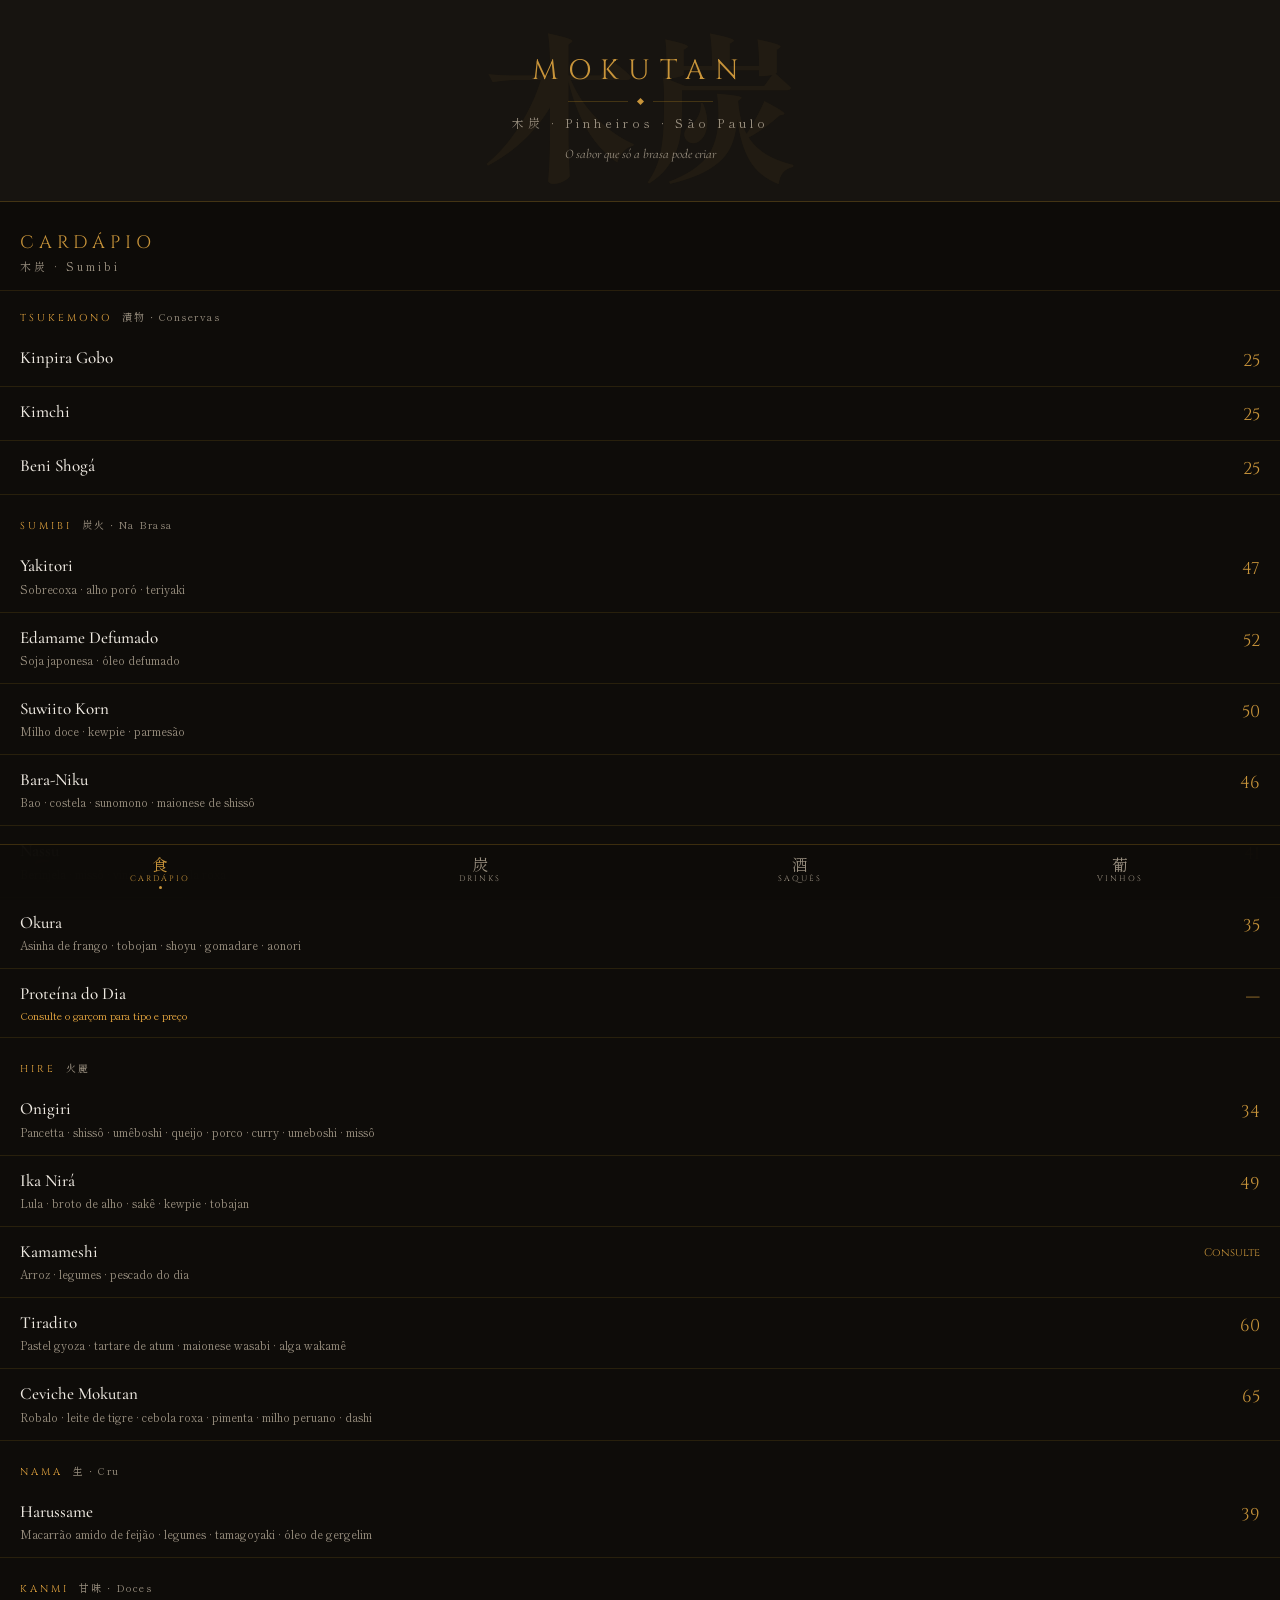
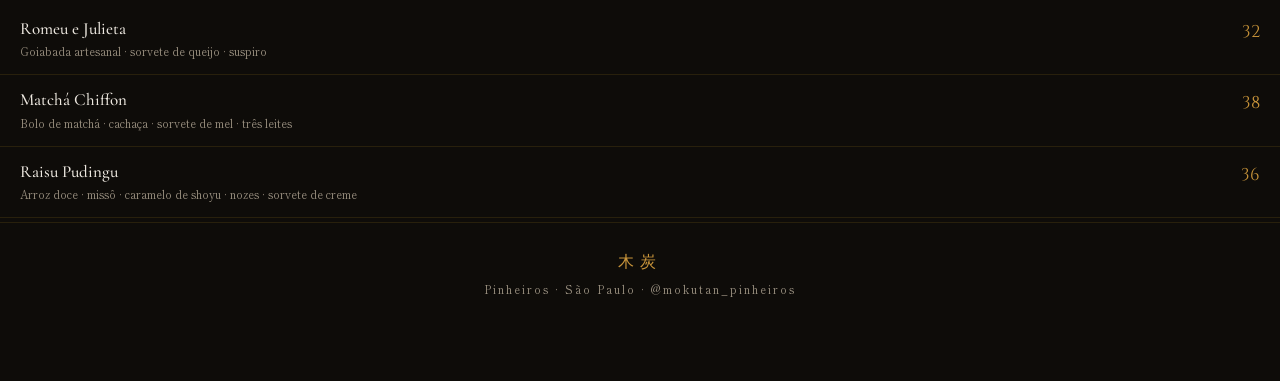
<file: mokutan-mobile.html>
<!DOCTYPE html>
<html lang="pt-BR">
<head>
<meta charset="UTF-8">
<meta name="viewport" content="width=device-width, initial-scale=1.0, viewport-fit=cover">
<meta name="theme-color" content="#0e0c09">
<title>Mokutan · Cardápio</title>
<link href="https://fonts.googleapis.com/css2?family=Shippori+Mincho:wght@400;500;600&family=Cinzel:wght@400;500&family=Cormorant+Garamond:ital,wght@0,400;0,500;1,400;1,500&display=swap" rel="stylesheet">
<style>
/* ══════════════════════════════════════
   MOKUTAN · MOBILE SPA
   ══════════════════════════════════════ */
*, *::before, *::after { box-sizing: border-box; margin: 0; padding: 0; }

:root {
  --bg:       #0e0c09;
  --surface:  #171410;
  --card:     #1e1a15;
  --border:   rgba(160,120,30,0.18);
  --border-m: rgba(160,120,30,0.32);
  --bronze:   #c8943a;
  --ember:    #e8a840;
  --gold-lt:  #f2c060;
  --smoke:    #9a9080;
  --mid:      #c8bca8;
  --text:     #ede8e0;
  --nav-h:    56px;
  --safe-bot: env(safe-area-inset-bottom, 0px);
}

html { scroll-behavior: smooth; }
body {
  background: var(--bg);
  color: var(--text);
  font-family: 'Shippori Mincho', serif;
  min-height: 100dvh;
  padding-bottom: calc(var(--nav-h) + var(--safe-bot));
  overflow-x: hidden;
}

/* ── HERO ── */
.hero {
  position: relative;
  background: var(--surface);
  padding: 52px 24px 36px;
  text-align: center;
  border-bottom: 1px solid var(--border-m);
  overflow: hidden;
}
.hero::before {
  content: '木炭';
  position: absolute;
  top: 50%; left: 50%;
  transform: translate(-50%, -50%);
  font-family: 'Shippori Mincho', serif;
  font-size: 160px;
  font-weight: 800;
  color: rgba(200,148,58,0.06);
  line-height: 1;
  pointer-events: none;
  user-select: none;
  white-space: nowrap;
}
.hero-brand {
  font-family: 'Cinzel', serif;
  font-size: 28px;
  letter-spacing: 10px;
  color: var(--bronze);
  margin-bottom: 8px;
  position: relative;
}
.hero-rule {
  display: flex;
  align-items: center;
  gap: 10px;
  justify-content: center;
  margin: 10px 0;
}
.hero-rule-line { flex: 1; max-width: 60px; height: 0.5px; background: var(--border-m); }
.hero-rule-diamond { width: 5px; height: 5px; background: var(--bronze); transform: rotate(45deg); flex-shrink: 0; }
.hero-jp {
  font-family: 'Shippori Mincho', serif;
  font-size: 12px;
  letter-spacing: 4px;
  color: var(--smoke);
  position: relative;
}
.hero-sub {
  font-family: 'Cormorant Garamond', serif;
  font-style: italic;
  font-size: 13px;
  color: var(--smoke);
  margin-top: 14px;
  line-height: 1.5;
  position: relative;
}

/* ── BOTTOM NAV ── */
.bottom-nav {
  position: fixed;
  bottom: 0;
  left: 0;
  right: 0;
  height: calc(var(--nav-h) + var(--safe-bot));
  padding-bottom: var(--safe-bot);
  background: rgba(14,12,9,0.96);
  backdrop-filter: blur(20px);
  -webkit-backdrop-filter: blur(20px);
  border-top: 1px solid var(--border-m);
  display: flex;
  align-items: stretch;
  z-index: 100;
}
.nav-btn {
  flex: 1;
  display: flex;
  flex-direction: column;
  align-items: center;
  justify-content: center;
  gap: 3px;
  background: none;
  border: none;
  cursor: pointer;
  color: var(--smoke);
  padding: 0 4px;
  transition: color 0.2s;
  text-decoration: none;
  -webkit-tap-highlight-color: transparent;
}
.nav-btn.active, .nav-btn:hover { color: var(--bronze); }
.nav-btn.active .nav-dot { background: var(--bronze); }
.nav-icon {
  font-family: 'Shippori Mincho', serif;
  font-size: 16px;
  line-height: 1;
}
.nav-label {
  font-family: 'Cinzel', serif;
  font-size: 8px;
  letter-spacing: 2px;
  text-transform: uppercase;
  line-height: 1;
}
.nav-dot {
  width: 3px; height: 3px;
  border-radius: 50%;
  background: transparent;
  transition: background 0.2s;
}

/* ── PAGE SECTIONS ── */
.menu-page { display: none; }
.menu-page.active { display: block; }

/* ── SECTION HEADER ── */
.sec-header {
  padding: 28px 20px 16px;
  border-bottom: 1px solid var(--border);
  position: sticky;
  top: 0;
  background: rgba(14,12,9,0.95);
  backdrop-filter: blur(12px);
  -webkit-backdrop-filter: blur(12px);
  z-index: 10;
}
.sec-title {
  font-family: 'Cinzel', serif;
  font-size: 18px;
  letter-spacing: 5px;
  color: var(--bronze);
  text-transform: uppercase;
  margin-bottom: 3px;
}
.sec-jp {
  font-family: 'Shippori Mincho', serif;
  font-size: 11px;
  letter-spacing: 3px;
  color: var(--smoke);
}

/* ── SUBSECTION ── */
.sub-group { margin-bottom: 4px; }
.sub-label {
  display: flex;
  align-items: baseline;
  gap: 10px;
  padding: 18px 20px 8px;
}
.sub-name {
  font-family: 'Cinzel', serif;
  font-size: 10px;
  letter-spacing: 3px;
  color: var(--ember);
  text-transform: uppercase;
}
.sub-jp2 {
  font-family: 'Shippori Mincho', serif;
  font-size: 10px;
  color: var(--smoke);
  letter-spacing: 1.5px;
}

/* ── ITEM ── */
.item {
  display: flex;
  align-items: flex-start;
  gap: 12px;
  padding: 14px 20px;
  border-bottom: 1px solid var(--border);
  transition: background 0.15s;
}
.item:active { background: var(--surface); }
.item-info { flex: 1; min-width: 0; }
.item-name {
  font-family: 'Cormorant Garamond', serif;
  font-size: 17px;
  font-weight: 500;
  color: var(--text);
  line-height: 1.25;
  margin-bottom: 4px;
  display: block;
}
.item-desc {
  font-family: 'Shippori Mincho', serif;
  font-size: 11px;
  color: var(--smoke);
  line-height: 1.55;
  display: block;
}
.item-obs {
  font-family: 'Shippori Mincho', serif;
  font-size: 10.5px;
  color: var(--ember);
  display: block;
  margin-top: 3px;
}
.item-price {
  font-family: 'Cinzel', serif;
  font-size: 17px;
  color: var(--bronze);
  white-space: nowrap;
  flex-shrink: 0;
  padding-top: 2px;
}
.price-small { display: none; }

/* ── DRINK ITEM (with glass) ── */
.drink-item {
  display: flex;
  align-items: flex-start;
  gap: 14px;
  padding: 14px 20px;
  border-bottom: 1px solid var(--border);
  transition: background 0.15s;
}
.drink-item:active { background: var(--surface); }
.drink-glass {
  flex-shrink: 0;
  width: 22px;
  display: flex;
  align-items: center;
  justify-content: center;
  padding-top: 2px;
}
.drink-glass svg { color: var(--bronze); overflow: visible; }
.drink-info { flex: 1; min-width: 0; }

/* ── BADGE ── */
.badge {
  display: inline-block;
  font-family: 'Shippori Mincho', serif;
  font-size: 8.5px;
  letter-spacing: 1px;
  padding: 2px 6px;
  border: 0.8px solid var(--bronze);
  color: var(--bronze);
  border-radius: 2px;
  vertical-align: middle;
  margin-left: 6px;
  text-transform: uppercase;
}

/* ── SAKE ITEM ── */
.sake-item {
  padding: 16px 20px;
  border-bottom: 1px solid var(--border);
}
.sake-top {
  display: flex;
  align-items: flex-start;
  justify-content: space-between;
  gap: 10px;
  margin-bottom: 4px;
}
.sake-name {
  font-family: 'Cormorant Garamond', serif;
  font-size: 16px;
  font-weight: 500;
  color: var(--text);
  line-height: 1.3;
  flex: 1;
}
.sake-type {
  font-family: 'Shippori Mincho', serif;
  font-size: 10px;
  color: var(--ember);
  letter-spacing: 1px;
  display: block;
  margin-top: 3px;
}
.sake-price {
  font-family: 'Cinzel', serif;
  font-size: 17px;
  color: var(--bronze);
  white-space: nowrap;
  flex-shrink: 0;
}
.sake-desc {
  font-family: 'Shippori Mincho', serif;
  font-size: 11px;
  color: var(--smoke);
  line-height: 1.55;
}

/* ── WINE ITEM ── */
.wine-region {
  padding: 12px 20px 4px;
  font-family: 'Shippori Mincho', serif;
  font-size: 9px;
  letter-spacing: 3px;
  text-transform: uppercase;
  color: var(--ember);
  font-weight: 600;
}
.wine-item {
  display: flex;
  align-items: flex-start;
  gap: 12px;
  padding: 12px 20px;
  border-bottom: 1px solid var(--border);
}
.wine-info { flex: 1; }
.wine-name {
  font-family: 'Cormorant Garamond', serif;
  font-size: 16px;
  font-weight: 500;
  color: var(--text);
  display: block;
  margin-bottom: 2px;
}
.wine-prod {
  font-family: 'Shippori Mincho', serif;
  font-size: 10.5px;
  color: var(--smoke);
  display: block;
}
.wine-price {
  font-family: 'Cinzel', serif;
  font-size: 17px;
  color: var(--bronze);
  white-space: nowrap;
  flex-shrink: 0;
  padding-top: 2px;
}

/* ── QUOTE BLOCK ── */
.quote-block {
  margin: 20px;
  padding: 20px;
  border: 0.5px solid var(--border-m);
  border-radius: 2px;
  background: var(--surface);
}
.quote-text {
  font-family: 'Cormorant Garamond', serif;
  font-style: italic;
  font-size: 14px;
  color: var(--mid);
  line-height: 1.7;
  text-align: center;
}
.quote-attr {
  font-family: 'Shippori Mincho', serif;
  font-size: 10px;
  letter-spacing: 3px;
  color: var(--smoke);
  text-align: center;
  display: block;
  margin-top: 14px;
}

/* ── FOOTER ── */
.page-foot {
  padding: 28px 20px;
  text-align: center;
  border-top: 1px solid var(--border);
}
.foot-logo {
  font-family: 'Cinzel', serif;
  font-size: 16px;
  letter-spacing: 6px;
  color: var(--bronze);
  margin-bottom: 8px;
}
.foot-meta {
  font-family: 'Shippori Mincho', serif;
  font-size: 11px;
  color: var(--smoke);
  letter-spacing: 2px;
}
</style>
</head>
<body>

<!-- ── HERO ── -->
<div class="hero">
  <div class="hero-brand">MOKUTAN</div>
  <div class="hero-rule">
    <div class="hero-rule-line"></div>
    <div class="hero-rule-diamond"></div>
    <div class="hero-rule-line"></div>
  </div>
  <div class="hero-jp">木炭 · Pinheiros · São Paulo</div>
  <div class="hero-sub">O sabor que só a brasa pode criar</div>
</div>

<!-- ══════════════════════════════
     CARDÁPIO
══════════════════════════════ -->
<section class="menu-page active" id="page-cardapio">

  <div class="sec-header">
    <div class="sec-title">Cardápio</div>
    <div class="sec-jp">木炭 · Sumibi</div>
  </div>

  <!-- TSUKEMONO -->
  <div class="sub-group">
    <div class="sub-label"><span class="sub-name">Tsukemono</span><span class="sub-jp2">漬物 · Conservas</span></div>
    <div class="item"><div class="item-info"><span class="item-name">Kinpira Gobo</span></div><div class="item-price"><span class="price-small">R$</span>25</div></div>
    <div class="item"><div class="item-info"><span class="item-name">Kimchi</span></div><div class="item-price"><span class="price-small">R$</span>25</div></div>
    <div class="item"><div class="item-info"><span class="item-name">Beni Shogá</span></div><div class="item-price"><span class="price-small">R$</span>25</div></div>
  </div>

  <!-- SUMIBI -->
  <div class="sub-group">
    <div class="sub-label"><span class="sub-name">Sumibi</span><span class="sub-jp2">炭火 · Na Brasa</span></div>
    <div class="item"><div class="item-info"><span class="item-name">Yakitori</span><span class="item-desc">Sobrecoxa · alho poró · teriyaki</span></div><div class="item-price"><span class="price-small">R$</span>47</div></div>
    <div class="item"><div class="item-info"><span class="item-name">Edamame Defumado</span><span class="item-desc">Soja japonesa · óleo defumado</span></div><div class="item-price"><span class="price-small">R$</span>52</div></div>
    <div class="item"><div class="item-info"><span class="item-name">Suwiito Korn</span><span class="item-desc">Milho doce · kewpie · parmesão</span></div><div class="item-price"><span class="price-small">R$</span>50</div></div>
    <div class="item"><div class="item-info"><span class="item-name">Bara-Niku</span><span class="item-desc">Bao · costela · sunomono · maionese de shissô</span></div><div class="item-price"><span class="price-small">R$</span>46</div></div>
    <div class="item"><div class="item-info"><span class="item-name">Nassu</span><span class="item-desc">Berinjela · missô · vinagrete cebola roxa</span></div><div class="item-price"><span class="price-small">R$</span>41</div></div>
    <div class="item"><div class="item-info"><span class="item-name">Okura</span><span class="item-desc">Asinha de frango · tobojan · shoyu · gomadare · aonori</span></div><div class="item-price"><span class="price-small">R$</span>35</div></div>
    <div class="item"><div class="item-info"><span class="item-name">Proteína do Dia</span><span class="item-obs">Consulte o garçom para tipo e preço</span></div><div class="item-price">—</div></div>
  </div>

  <!-- HIRE -->
  <div class="sub-group">
    <div class="sub-label"><span class="sub-name">Hire</span><span class="sub-jp2">火麗</span></div>
    <div class="item"><div class="item-info"><span class="item-name">Onigiri</span><span class="item-desc">Pancetta · shissô · umêboshi · queijo · porco · curry · umeboshi · missô</span></div><div class="item-price"><span class="price-small">R$</span>34</div></div>
    <div class="item"><div class="item-info"><span class="item-name">Ika Nirá</span><span class="item-desc">Lula · broto de alho · sakê · kewpie · tobajan</span></div><div class="item-price"><span class="price-small">R$</span>49</div></div>
    <div class="item"><div class="item-info"><span class="item-name">Kamameshi</span><span class="item-desc">Arroz · legumes · pescado do dia</span></div><div class="item-price" style="font-size:11px; padding-top:4px;">Consulte</div></div>
    <div class="item"><div class="item-info"><span class="item-name">Tiradito</span><span class="item-desc">Pastel gyoza · tartare de atum · maionese wasabi · alga wakamê</span></div><div class="item-price"><span class="price-small">R$</span>60</div></div>
    <div class="item"><div class="item-info"><span class="item-name">Ceviche Mokutan</span><span class="item-desc">Robalo · leite de tigre · cebola roxa · pimenta · milho peruano · dashi</span></div><div class="item-price"><span class="price-small">R$</span>65</div></div>
  </div>

  <!-- NAMA -->
  <div class="sub-group">
    <div class="sub-label"><span class="sub-name">Nama</span><span class="sub-jp2">生 · Cru</span></div>
    <div class="item"><div class="item-info"><span class="item-name">Harussame</span><span class="item-desc">Macarrão amido de feijão · legumes · tamagoyaki · óleo de gergelim</span></div><div class="item-price"><span class="price-small">R$</span>39</div></div>
  </div>

  <!-- KANMI -->
  <div class="sub-group">
    <div class="sub-label"><span class="sub-name">Kanmi</span><span class="sub-jp2">甘味 · Doces</span></div>
    <div class="item"><div class="item-info"><span class="item-name">Romeu e Julieta</span><span class="item-desc">Goiabada artesanal · sorvete de queijo · suspiro</span></div><div class="item-price"><span class="price-small">R$</span>32</div></div>
    <div class="item"><div class="item-info"><span class="item-name">Matchá Chiffon</span><span class="item-desc">Bolo de matchá · cachaça · sorvete de mel · três leites</span></div><div class="item-price"><span class="price-small">R$</span>38</div></div>
    <div class="item"><div class="item-info"><span class="item-name">Raisu Pudingu</span><span class="item-desc">Arroz doce · missô · caramelo de shoyu · nozes · sorvete de creme</span></div><div class="item-price"><span class="price-small">R$</span>36</div></div>
  </div>

  <div class="page-foot">
    <div class="foot-logo">木炭</div>
    <div class="foot-meta">Pinheiros · São Paulo · @mokutan_pinheiros</div>
  </div>

</section>

<!-- ══════════════════════════════
     DRINKS
══════════════════════════════ -->
<section class="menu-page" id="page-drinks">

  <div class="sec-header">
    <div class="sec-title">Drinks</div>
    <div class="sec-jp">飲み物 · Bebidas</div>
  </div>

  <!-- AUTORAIS -->
  <div class="sub-group">
    <div class="sub-label"><span class="sub-name">Drinks Autorais Mokutan</span></div>

    <div class="drink-item">
      <div class="drink-glass"><svg width="18" height="36" viewBox="0 0 30 60" fill="none" stroke="currentColor" stroke-width="1.4" stroke-linecap="round"><ellipse cx="15" cy="8" rx="13" ry="1.8"/><path d="M 2 8 Q 4 20 15 30"/><path d="M 28 8 Q 26 20 15 30"/><line x1="15" y1="30" x2="15" y2="50"/><line x1="7" y1="55" x2="23" y2="55"/><line x1="7" y1="55" x2="11" y2="50"/><line x1="23" y1="55" x2="19" y2="50"/><line x1="11" y1="50" x2="19" y2="50"/></svg></div>
      <div class="drink-info"><span class="item-name">Binchotan</span><span class="item-desc">Bourbon whiskey · Laphroaig · alcatrão · caramelo de shoyu · limão</span></div>
      <div class="item-price"><span class="price-small">R$</span>50</div>
    </div>
    <div class="drink-item">
      <div class="drink-glass"><svg width="18" height="36" viewBox="0 0 30 60" fill="none" stroke="currentColor" stroke-width="1.4" stroke-linecap="round"><ellipse cx="15" cy="5" rx="13" ry="1.6"/><path d="M 2 5 Q 1 14 6 22 Q 10 27 13 29"/><path d="M 28 5 Q 29 14 24 22 Q 20 27 17 29"/><line x1="13" y1="29" x2="17" y2="29"/><line x1="13" y1="29" x2="11" y2="32"/><line x1="17" y1="29" x2="19" y2="32"/><line x1="11" y1="32" x2="13" y2="35"/><line x1="19" y1="32" x2="17" y2="35"/><line x1="13" y1="35" x2="14" y2="52"/><line x1="17" y1="35" x2="16" y2="52"/><line x1="7" y1="57" x2="23" y2="57"/><line x1="7" y1="57" x2="12" y2="52"/><line x1="23" y1="57" x2="18" y2="52"/><line x1="12" y1="52" x2="18" y2="52"/></svg></div>
      <div class="drink-info"><span class="item-name">Guaba</span><span class="item-desc">Cachaça de goiabada cascão · Umeshu · cordial cítrico</span></div>
      <div class="item-price"><span class="price-small">R$</span>50</div>
    </div>
    <div class="drink-item">
      <div class="drink-glass"><svg width="18" height="36" viewBox="0 0 30 60" fill="none" stroke="currentColor" stroke-width="1.4" stroke-linecap="round"><ellipse cx="15" cy="8" rx="13" ry="1.8"/><line x1="2" y1="8" x2="15" y2="28"/><line x1="28" y1="8" x2="15" y2="28"/><line x1="15" y1="28" x2="15" y2="34"/><ellipse cx="15" cy="38" rx="2" ry="4"/><line x1="15" y1="42" x2="15" y2="51"/><line x1="7" y1="55" x2="23" y2="55"/><line x1="7" y1="55" x2="12" y2="51"/><line x1="23" y1="55" x2="18" y2="51"/><line x1="12" y1="51" x2="18" y2="51"/></svg></div>
      <div class="drink-info"><span class="item-name">Honzo Wamyo</span><span class="item-desc">Gin · Awamori · cupuaçu · concentrado de caju · wasabi · limão</span></div>
      <div class="item-price"><span class="price-small">R$</span>50</div>
    </div>
    <div class="drink-item">
      <div class="drink-glass"><svg width="18" height="36" viewBox="0 0 30 60" fill="none" stroke="currentColor" stroke-width="1.4" stroke-linecap="round"><ellipse cx="15" cy="26" rx="11" ry="1.5"/><line x1="4" y1="26" x2="5" y2="48"/><line x1="26" y1="26" x2="25" y2="48"/><path d="M 5 48 Q 7 52 8 55"/><path d="M 25 48 Q 23 52 22 55"/><ellipse cx="15" cy="53" rx="8" ry="1.2" fill="currentColor"/><rect x="8" y="53" width="14" height="3" stroke-width="0" fill="currentColor"/></svg></div>
      <div class="drink-info"><span class="item-name">Shun</span><span class="item-desc">Gin de ameixa preta · amora · hibisco · limão</span></div>
      <div class="item-price"><span class="price-small">R$</span>50</div>
    </div>
    <div class="drink-item">
      <div class="drink-glass"><svg width="18" height="36" viewBox="0 0 30 60" fill="none" stroke="currentColor" stroke-width="1.4" stroke-linecap="round"><ellipse cx="15" cy="8" rx="9" ry="1.4"/><path d="M 6 8 Q 4 24 7 48"/><path d="M 24 8 Q 26 24 23 48"/><rect x="7" y="48" width="16" height="7" fill="currentColor"/><ellipse cx="15" cy="48" rx="8" ry="1.2" fill="currentColor"/></svg></div>
      <div class="drink-info"><span class="item-name">Tantaka</span><span class="item-desc">Shochu Tantakatan · yuzu · limão · shissô · gaseificação</span></div>
      <div class="item-price"><span class="price-small">R$</span>50</div>
    </div>
    <div class="drink-item">
      <div class="drink-glass"><svg width="18" height="36" viewBox="0 0 30 60" fill="none" stroke="currentColor" stroke-width="1.4" stroke-linecap="round"><ellipse cx="15" cy="10" rx="13" ry="1.8"/><path d="M 2 10 Q 1 22 6 32 Q 10 38 13 40"/><path d="M 28 10 Q 29 22 24 32 Q 20 38 17 40"/><line x1="13" y1="40" x2="17" y2="40"/><line x1="15" y1="40" x2="15" y2="53"/><line x1="7" y1="57" x2="23" y2="57"/><line x1="7" y1="57" x2="11" y2="53"/><line x1="23" y1="57" x2="19" y2="53"/><line x1="11" y1="53" x2="19" y2="53"/></svg></div>
      <div class="drink-info"><span class="item-name">Tsuru</span><span class="item-desc">Bourbon whiskey · Umeshu · limão · Aperol · óleo de shissô</span></div>
      <div class="item-price"><span class="price-small">R$</span>50</div>
    </div>
    <div class="drink-item">
      <div class="drink-glass"><svg width="18" height="36" viewBox="0 0 30 60" fill="none" stroke="currentColor" stroke-width="1.4" stroke-linecap="round"><ellipse cx="15" cy="10" rx="13" ry="1.8"/><path d="M 2 10 Q 1 22 6 32 Q 10 38 13 40"/><path d="M 28 10 Q 29 22 24 32 Q 20 38 17 40"/><line x1="13" y1="40" x2="17" y2="40"/><line x1="15" y1="40" x2="15" y2="53"/><line x1="7" y1="57" x2="23" y2="57"/><line x1="7" y1="57" x2="11" y2="53"/><line x1="23" y1="57" x2="19" y2="53"/><line x1="11" y1="53" x2="19" y2="53"/></svg></div>
      <div class="drink-info"><span class="item-name">Mizunara</span><span class="item-desc">Hibiki · Licor Drambuie · mel de missô · kinako</span></div>
      <div class="item-price"><span class="price-small">R$</span>79</div>
    </div>
    <div class="drink-item">
      <div class="drink-glass"><svg width="18" height="36" viewBox="0 0 30 60" fill="none" stroke="currentColor" stroke-width="1.4" stroke-linecap="round"><ellipse cx="15" cy="8" rx="11" ry="1.5"/><line x1="4" y1="8" x2="5" y2="47"/><line x1="26" y1="8" x2="25" y2="47"/><line x1="5" y1="47" x2="7" y2="55"/><line x1="25" y1="47" x2="23" y2="55"/><line x1="7" y1="55" x2="23" y2="55"/></svg></div>
      <div class="drink-info"><span class="item-name">Kamomi Haiboru</span><span class="item-desc">Makers Mark · cordial de pêssego · camomila · mel · gaseificação</span></div>
      <div class="item-price"><span class="price-small">R$</span>45</div>
    </div>
    <div class="drink-item">
      <div class="drink-glass"><svg width="18" height="36" viewBox="0 0 30 60" fill="none" stroke="currentColor" stroke-width="1.4" stroke-linecap="round"><ellipse cx="15" cy="24" rx="10" ry="1.5"/><path d="M 5 24 Q -2 36 5 46 Q 9 51 15 52 Q 21 51 25 46 Q 32 36 25 24"/><line x1="8" y1="55" x2="22" y2="55"/><line x1="8" y1="55" x2="12" y2="52"/><line x1="22" y1="55" x2="18" y2="52"/><line x1="12" y1="52" x2="18" y2="52"/></svg></div>
      <div class="drink-info"><span class="item-name">Sabita</span><span class="item-desc">Maccalan 12 DC · genmaicha · amaro · licor amareto · bitter cacau</span></div>
      <div class="item-price"><span class="price-small">R$</span>79</div>
    </div>
    <div class="drink-item">
      <div class="drink-glass"><svg width="18" height="36" viewBox="0 0 30 60" fill="none" stroke="currentColor" stroke-width="1.4" stroke-linecap="round"><ellipse cx="15" cy="28" rx="11" ry="1.5"/><line x1="4" y1="28" x2="5" y2="55"/><line x1="26" y1="28" x2="25" y2="55"/><line x1="5" y1="55" x2="25" y2="55"/></svg></div>
      <div class="drink-info"><span class="item-name">Eisai</span><span class="item-desc">Haku vodka · capim santo · cumaru · água de coco · limão · matcha</span></div>
      <div class="item-price"><span class="price-small">R$</span>45</div>
    </div>
    <div class="drink-item">
      <div class="drink-glass"><svg width="18" height="36" viewBox="0 0 30 60" fill="none" stroke="currentColor" stroke-width="1.4" stroke-linecap="round"><ellipse cx="15" cy="16" rx="9" ry="1.4"/><path d="M 6 16 Q 3 22 2 30 Q 4 34 13 36"/><path d="M 24 16 Q 27 22 28 30 Q 26 34 17 36"/><line x1="13" y1="36" x2="17" y2="36"/><line x1="15" y1="36" x2="15" y2="51"/><line x1="8" y1="55" x2="22" y2="55"/><line x1="8" y1="55" x2="12" y2="51"/><line x1="22" y1="55" x2="18" y2="51"/><line x1="12" y1="51" x2="18" y2="51"/></svg></div>
      <div class="drink-info"><span class="item-name">Hana</span><span class="item-desc">Roku Gin · chá de jasmim · lichia · licor flor de sabugueiro · limão · bitter laranja</span></div>
      <div class="item-price"><span class="price-small">R$</span>48</div>
    </div>
    <div class="drink-item">
      <div class="drink-glass"><svg width="18" height="36" viewBox="0 0 30 60" fill="none" stroke="currentColor" stroke-width="1.4" stroke-linecap="round"><ellipse cx="15" cy="16" rx="9" ry="1.4"/><path d="M 6 16 Q 3 22 2 30 Q 4 34 13 36"/><path d="M 24 16 Q 27 22 28 30 Q 26 34 17 36"/><line x1="13" y1="36" x2="17" y2="36"/><line x1="15" y1="36" x2="15" y2="51"/><line x1="8" y1="55" x2="22" y2="55"/><line x1="8" y1="55" x2="12" y2="51"/><line x1="22" y1="55" x2="18" y2="51"/><line x1="12" y1="51" x2="18" y2="51"/></svg></div>
      <div class="drink-info"><span class="item-name">Amarena Sour</span><span class="item-desc">Gin · amarena · limão</span></div>
      <div class="item-price"><span class="price-small">R$</span>40</div>
    </div>
    <div class="drink-item">
      <div class="drink-glass"><svg width="18" height="36" viewBox="0 0 30 60" fill="none" stroke="currentColor" stroke-width="1.4" stroke-linecap="round"><ellipse cx="15" cy="10" rx="13" ry="1.8"/><path d="M 2 10 Q 1 22 6 32 Q 10 38 13 40"/><path d="M 28 10 Q 29 22 24 32 Q 20 38 17 40"/><line x1="13" y1="40" x2="17" y2="40"/><line x1="15" y1="40" x2="15" y2="53"/><line x1="7" y1="57" x2="23" y2="57"/><line x1="7" y1="57" x2="11" y2="53"/><line x1="23" y1="57" x2="19" y2="53"/><line x1="11" y1="53" x2="19" y2="53"/></svg></div>
      <div class="drink-info"><span class="item-name">Bijou</span><span class="item-desc">Gin · licor de ervas · vermute rosso · bitter laranja</span></div>
      <div class="item-price"><span class="price-small">R$</span>45</div>
    </div>
    <div class="drink-item">
      <div class="drink-glass"><svg width="18" height="36" viewBox="0 0 30 60" fill="none" stroke="currentColor" stroke-width="1.4" stroke-linecap="round"><ellipse cx="15" cy="24" rx="10" ry="1.5"/><path d="M 5 24 Q -2 36 5 46 Q 9 51 15 52 Q 21 51 25 46 Q 32 36 25 24"/><line x1="8" y1="55" x2="22" y2="55"/><line x1="8" y1="55" x2="12" y2="52"/><line x1="22" y1="55" x2="18" y2="52"/><line x1="12" y1="52" x2="18" y2="52"/></svg></div>
      <div class="drink-info"><span class="item-name">Hugo Spritz</span><span class="item-desc">Licor flor de sabugueiro · espumante · hortelã · água com gás</span></div>
      <div class="item-price"><span class="price-small">R$</span>40</div>
    </div>
    <div class="drink-item">
      <div class="drink-glass"><svg width="18" height="36" viewBox="0 0 30 60" fill="none" stroke="currentColor" stroke-width="1.4" stroke-linecap="round"><ellipse cx="15" cy="34" rx="9" ry="1.3"/><line x1="6" y1="34" x2="7.5" y2="55"/><line x1="24" y1="34" x2="22.5" y2="55"/><line x1="7.5" y1="55" x2="22.5" y2="55"/></svg></div>
      <div class="drink-info"><span class="item-name">Macunaima</span><span class="item-desc">Cachaça · Fernet Branca · limão · açúcar</span></div>
      <div class="item-price"><span class="price-small">R$</span>40</div>
    </div>
    <div class="drink-item">
      <div class="drink-glass"><svg width="18" height="36" viewBox="0 0 30 60" fill="none" stroke="currentColor" stroke-width="1.4" stroke-linecap="round"><ellipse cx="15" cy="8" rx="11" ry="1.5"/><line x1="4" y1="8" x2="5" y2="44"/><line x1="26" y1="8" x2="25" y2="44"/><path d="M 5 44 Q 8 52 9 55"/><path d="M 25 44 Q 22 52 21 55"/><line x1="9" y1="55" x2="21" y2="55"/></svg></div>
      <div class="drink-info"><span class="item-name">Paloma</span><span class="item-desc">Tequila · agave · grapefruit · limão · gaseificação</span></div>
      <div class="item-price"><span class="price-small">R$</span>45</div>
    </div>
    <div class="drink-item">
      <div class="drink-glass"><svg width="18" height="36" viewBox="0 0 30 60" fill="none" stroke="currentColor" stroke-width="1.4" stroke-linecap="round"><ellipse cx="15" cy="16" rx="9" ry="1.4"/><path d="M 6 16 Q 3 22 2 30 Q 4 34 13 36"/><path d="M 24 16 Q 27 22 28 30 Q 26 34 17 36"/><line x1="13" y1="36" x2="17" y2="36"/><line x1="15" y1="36" x2="15" y2="51"/><line x1="8" y1="55" x2="22" y2="55"/><line x1="8" y1="55" x2="12" y2="51"/><line x1="22" y1="55" x2="18" y2="51"/><line x1="12" y1="51" x2="18" y2="51"/></svg></div>
      <div class="drink-info"><span class="item-name">Paper Plane</span><span class="item-desc">Whiskey bourbon · Aperol · amaro · limão</span></div>
      <div class="item-price"><span class="price-small">R$</span>40</div>
    </div>
    <div class="drink-item">
      <div class="drink-glass"><svg width="18" height="36" viewBox="0 0 30 60" fill="none" stroke="currentColor" stroke-width="1.4" stroke-linecap="round"><ellipse cx="15" cy="8" rx="13" ry="1.8"/><line x1="2" y1="8" x2="15" y2="28"/><line x1="28" y1="8" x2="15" y2="28"/><line x1="15" y1="28" x2="15" y2="34"/><ellipse cx="15" cy="38" rx="2" ry="4"/><line x1="15" y1="42" x2="15" y2="51"/><line x1="7" y1="55" x2="23" y2="55"/><line x1="7" y1="55" x2="12" y2="51"/><line x1="23" y1="55" x2="18" y2="51"/><line x1="12" y1="51" x2="18" y2="51"/></svg></div>
      <div class="drink-info"><span class="item-name">Pornstar Martini</span><span class="item-desc">Vodka · baunilha · maracujá · limão · espumante</span></div>
      <div class="item-price"><span class="price-small">R$</span>45</div>
    </div>
    <div class="drink-item">
      <div class="drink-glass"><svg width="18" height="36" viewBox="0 0 30 60" fill="none" stroke="currentColor" stroke-width="1.4" stroke-linecap="round"><ellipse cx="15" cy="28" rx="11" ry="1.5"/><line x1="4" y1="28" x2="5" y2="50"/><line x1="26" y1="28" x2="25" y2="50"/><line x1="5" y1="50" x2="7" y2="55"/><line x1="25" y1="50" x2="23" y2="55"/><line x1="7" y1="55" x2="23" y2="55"/></svg></div>
      <div class="drink-info"><span class="item-name">Rusty Nail</span><span class="item-desc">Scotch whisky · Licor Drambuie · bitter</span></div>
      <div class="item-price"><span class="price-small">R$</span>45</div>
    </div>
    <div class="drink-item">
      <div class="drink-glass"><svg width="18" height="36" viewBox="0 0 30 60" fill="none" stroke="currentColor" stroke-width="1.4" stroke-linecap="round"><ellipse cx="15" cy="10" rx="13" ry="1.8"/><path d="M 2 10 Q 1 22 6 32 Q 10 38 13 40"/><path d="M 28 10 Q 29 22 24 32 Q 20 38 17 40"/><line x1="13" y1="40" x2="17" y2="40"/><line x1="15" y1="40" x2="15" y2="53"/><line x1="7" y1="57" x2="23" y2="57"/><line x1="7" y1="57" x2="11" y2="53"/><line x1="23" y1="57" x2="19" y2="53"/><line x1="11" y1="53" x2="19" y2="53"/></svg></div>
      <div class="drink-info"><span class="item-name">Side Car</span><span class="item-desc">Brandy Fundador · Cointreau · limão</span></div>
      <div class="item-price"><span class="price-small">R$</span>45</div>
    </div>
  </div>

  <!-- CLÁSSICOS -->
  <div class="sub-group">
    <div class="sub-label"><span class="sub-name">Drinks Clássicos</span></div>
    <div class="item"><div class="item-info"><span class="item-name">Caipirinha</span><span class="item-obs">Consultar sabores disponíveis</span></div><div class="item-price"><span class="price-small">R$</span>30</div></div>
    <div class="item"><div class="item-info"><span class="item-name">Demais Clássicos</span><span class="item-obs">Consulte nosso barman</span></div><div class="item-price"><span class="price-small">R$</span>32</div></div>
  </div>

  <!-- SOFT DRINKS -->
  <div class="sub-group">
    <div class="sub-label"><span class="sub-name">Soft Drinks</span></div>
    <div class="item"><div class="item-info"><span class="item-name">San Pellegrino</span><span class="item-desc">500 ml · garrafa</span></div><div class="item-price"><span class="price-small">R$</span>32</div></div>
    <div class="item"><div class="item-info"><span class="item-name">Água Prata</span><span class="item-desc">500 ml · garrafa</span></div><div class="item-price"><span class="price-small">R$</span>10</div></div>
    <div class="item"><div class="item-info"><span class="item-name">Sucos Naturais</span><span class="item-desc">300 ml · garrafa</span></div><div class="item-price"><span class="price-small">R$</span>16</div></div>
    <div class="item"><div class="item-info"><span class="item-name">Suco de Tomate</span><span class="item-desc">300 ml</span></div><div class="item-price"><span class="price-small">R$</span>25</div></div>
    <div class="item"><div class="item-info"><span class="item-name">Coca-Cola / Zero</span><span class="item-desc">350 ml · lata</span></div><div class="item-price"><span class="price-small">R$</span>12</div></div>
    <div class="item"><div class="item-info"><span class="item-name">Guaraná / Zero</span><span class="item-desc">350 ml · lata</span></div><div class="item-price"><span class="price-small">R$</span>12</div></div>
    <div class="item"><div class="item-info"><span class="item-name">Tônica / Tônica Zero</span><span class="item-desc">350 ml · lata</span></div><div class="item-price"><span class="price-small">R$</span>12</div></div>
    <div class="item"><div class="item-info"><span class="item-name">Schweppes Citrus</span><span class="item-desc">350 ml · lata</span></div><div class="item-price"><span class="price-small">R$</span>12</div></div>
    <div class="item"><div class="item-info"><span class="item-name">Café Illy</span><span class="item-desc">Xícara</span></div><div class="item-price"><span class="price-small">R$</span>12</div></div>
  </div>

  <div class="page-foot">
    <div class="foot-logo">木炭</div>
    <div class="foot-meta">Pinheiros · São Paulo · @mokutan_pinheiros</div>
  </div>

</section>

<!-- ══════════════════════════════
     SAQUÊS
══════════════════════════════ -->
<section class="menu-page" id="page-saques">

  <div class="sec-header">
    <div class="sec-title">Saquês</div>
    <div class="sec-jp">日本酒 · Nihonshu</div>
  </div>

  <div class="sub-group">
    <div class="sub-label"><span class="sub-name">Taça</span><span class="sub-jp2">杯 · 150 ml</span></div>
    <div class="sake-item">
      <div class="sake-top"><div><span class="sake-name">Miyako Homare</span><span class="sake-type">Junmai</span></div><span class="sake-price"><span class="price-small">R$</span>48</span></div>
      <div class="sake-desc">Leve e delicado, com notas sutis de arroz e leve dulcor. Final limpo e refrescante.</div>
    </div>
    <div class="sake-item">
      <div class="sake-top"><div><span class="sake-name">Banshu Nishiki</span><span class="sake-type">Junmai</span></div><span class="sake-price"><span class="price-small">R$</span>53</span></div>
      <div class="sake-desc">Elegante e equilibrado, com boa estrutura e leve mineralidade. Fresco e gastronômico.</div>
    </div>

    <div class="sub-label" style="padding-top:12px;"><span class="sub-name">Garrafa</span><span class="sub-jp2">瓶 · 720 ml</span></div>
    <div class="sake-item">
      <div class="sake-top"><div><span class="sake-name">Kami no Izumi</span><span class="sake-type">Junmai</span></div><span class="sake-price"><span class="price-small">R$</span>295</span></div>
      <div class="sake-desc">Perfil equilibrado, com corpo médio e final limpo.</div>
    </div>
    <div class="sake-item">
      <div class="sake-top"><div><span class="sake-name">Suigei</span><span class="sake-type">Tokubetsu Junmai</span></div><span class="sake-price"><span class="price-small">R$</span>450</span></div>
      <div class="sake-desc">Estilo seco e vibrante da região de Kochi. Excelente para frutos do mar.</div>
    </div>
    <div class="sake-item">
      <div class="sake-top"><div><span class="sake-name">Gassan Junmai</span><span class="sake-type">Junmai</span></div><span class="sake-price"><span class="price-small">R$</span>490</span></div>
      <div class="sake-desc">Delicado e elegante, com textura sedosa e aromas suaves de arroz polido.</div>
    </div>
    <div class="sake-item">
      <div class="sake-top"><div><span class="sake-name">Shichida Junmai</span><span class="sake-type">Junmai</span></div><span class="sake-price"><span class="price-small">R$</span>595</span></div>
      <div class="sake-desc">Gastronômico com corpo presente e profundo umami.</div>
    </div>

    <div class="sub-label" style="padding-top:12px;"><span class="sub-name">Garrafa Grande</span><span class="sub-jp2">大瓶 · 1,8–2 L</span></div>
    <div class="sake-item">
      <div class="sake-top"><div><span class="sake-name">Miyako Homare</span><span class="sake-type">Junmai · 2 L</span></div><span class="sake-price"><span class="price-small">R$</span>480</span></div>
      <div class="sake-desc">Leve e delicado, com notas sutis de arroz e leve dulcor.</div>
    </div>
    <div class="sake-item">
      <div class="sake-top"><div><span class="sake-name">Banshu Nishiki</span><span class="sake-type">Junmai · 1,8 L</span></div><span class="sake-price"><span class="price-small">R$</span>480</span></div>
      <div class="sake-desc">Elegante e equilibrado, com boa estrutura e leve mineralidade.</div>
    </div>

    <div class="sub-label" style="padding-top:12px;"><span class="sub-name">Super Premium</span></div>
    <div class="sake-item">
      <div class="sake-top"><div><span class="sake-name">Nanbu Bijin <span class="badge">Seleção da Casa</span></span><span class="sake-type">Tokubetsu Junmai · 720 ml</span></div><span class="sake-price"><span class="price-small">R$</span>630</span></div>
      <div class="sake-desc">Elegante e aromático, com notas sutis de frutas brancas e final refinado.</div>
    </div>
    <div class="sake-item">
      <div class="sake-top"><div><span class="sake-name">Morishima Junmai Daiginjo Omachi <span class="badge">Seleção da Casa</span></span><span class="sake-type">Junmai Daiginjo · 720 ml</span></div><span class="sake-price"><span class="price-small">R$</span>600</span></div>
      <div class="sake-desc">Extremamente refinado e aromático, com textura sedosa e final longo e sofisticado.</div>
    </div>
  </div>

  <div class="quote-block">
    <div class="quote-text">Produzido a partir de arroz polido, água pura e koji, o saquê é uma das bebidas mais tradicionais do Japão. Nossa seleção percorre estilos leves e refrescantes até exemplares mais estruturados e aromáticos.</div>
    <span class="quote-attr">木炭 · MOKUTAN</span>
  </div>

  <div class="page-foot">
    <div class="foot-logo">木炭</div>
    <div class="foot-meta">Pinheiros · São Paulo · @mokutan_pinheiros</div>
  </div>

</section>

<!-- ══════════════════════════════
     VINHOS
══════════════════════════════ -->
<section class="menu-page" id="page-vinhos">

  <div class="sec-header">
    <div class="sec-title">Vinhos</div>
    <div class="sec-jp">木炭 · Vinhos — Mistral</div>
  </div>

  <div class="sub-group">
    <div class="sub-label"><span class="sub-name">Brancos</span><span class="sub-jp2">白ワイン</span></div>
    <div class="wine-region">África do Sul</div>
    <div class="wine-item"><div class="wine-info"><span class="wine-name">Robertson Chenin Blanc</span><span class="wine-prod">Robertson Winery · Robertson Valley</span></div><div class="wine-price"><span class="price-small">R$</span>210</div></div>
    <div class="wine-region">Chile</div>
    <div class="wine-item"><div class="wine-info"><span class="wine-name">Boya Chardonnay</span><span class="wine-prod">Garcés Silva Family Vineyards · Valle Leyda</span></div><div class="wine-price"><span class="price-small">R$</span>269</div></div>
    <div class="wine-region">Espanha</div>
    <div class="wine-item"><div class="wine-info"><span class="wine-name">Infinitus Gewürztraminer</span><span class="wine-prod">Cosecheros y Criadores · Castilla La Mancha</span></div><div class="wine-price"><span class="price-small">R$</span>262</div></div>
    <div class="wine-region">França</div>
    <div class="wine-item"><div class="wine-info"><span class="wine-name">Chablis Tête d'Or</span><span class="wine-prod">Domaine Billaud-Simon · Bourgogne</span></div><div class="wine-price"><span class="price-small">R$</span>1.080</div></div>
    <div class="wine-region">Hungria</div>
    <div class="wine-item"><div class="wine-info"><span class="wine-name">Tokaji Furmint Mandolás</span><span class="wine-prod">Tokaj Oremus (Vega Sicilia) · Tokaj</span></div><div class="wine-price"><span class="price-small">R$</span>574</div></div>
    <div class="wine-region">Itália</div>
    <div class="wine-item"><div class="wine-info"><span class="wine-name">Pinot Grigio Delle Venezie</span><span class="wine-prod">Campagnola · Veneto</span></div><div class="wine-price"><span class="price-small">R$</span>239</div></div>
    <div class="wine-item"><div class="wine-info"><span class="wine-name">Regaleali Bianco</span><span class="wine-prod">Tasca d'Almerita · Sicilia</span></div><div class="wine-price"><span class="price-small">R$</span>300</div></div>
    <div class="wine-region">Portugal</div>
    <div class="wine-item"><div class="wine-info"><span class="wine-name">Luís Pato Maria Gomes</span><span class="wine-prod">Luís Pato · Beira Atlântico</span></div><div class="wine-price"><span class="price-small">R$</span>270</div></div>
    <div class="wine-item"><div class="wine-info"><span class="wine-name">Natural Mystic</span><span class="wine-prod">Invencível · Vinho Verde</span></div><div class="wine-price"><span class="price-small">R$</span>357</div></div>
    <div class="wine-region">Uruguai</div>
    <div class="wine-item"><div class="wine-info"><span class="wine-name">Cisplatino Albariño</span><span class="wine-prod">Pisano · Progreso</span></div><div class="wine-price"><span class="price-small">R$</span>239</div></div>
  </div>

  <div class="sub-group">
    <div class="sub-label"><span class="sub-name">Rosés</span><span class="sub-jp2">ロゼ</span></div>
    <div class="wine-region">Chile</div>
    <div class="wine-item"><div class="wine-info"><span class="wine-name">Ápice Syrah Rosé</span><span class="wine-prod">Viña Del Triunfo · Valle Central</span></div><div class="wine-price"><span class="price-small">R$</span>234</div></div>
  </div>

  <div class="sub-group">
    <div class="sub-label"><span class="sub-name">Tintos</span><span class="sub-jp2">赤ワイン</span></div>
    <div class="wine-region">Argentina</div>
    <div class="wine-item"><div class="wine-info"><span class="wine-name">La Posta Red Blend</span><span class="wine-prod">La Posta (Laura Catena) · Mendoza</span></div><div class="wine-price"><span class="price-small">R$</span>240</div></div>
    <div class="wine-region">Chile</div>
    <div class="wine-item"><div class="wine-info"><span class="wine-name">Trofeo Merlot</span><span class="wine-prod">Viña Del Triunfo · Valle Central</span></div><div class="wine-price"><span class="price-small">R$</span>193</div></div>
    <div class="wine-item"><div class="wine-info"><span class="wine-name">Lapostolle Apalta</span><span class="wine-prod">Lapostolle · Apalta</span></div><div class="wine-price"><span class="price-small">R$</span>462</div></div>
    <div class="wine-item"><div class="wine-info"><span class="wine-name">Amayna Pinot Noir</span><span class="wine-prod">Garcés Silva Family Vineyards · Valle Leyda</span></div><div class="wine-price"><span class="price-small">R$</span>610</div></div>
    <div class="wine-region">Itália</div>
    <div class="wine-item"><div class="wine-info"><span class="wine-name">Braccale</span><span class="wine-prod">Castello di Montepo / Jacopo Biondi Santi · Toscana</span></div><div class="wine-price"><span class="price-small">R$</span>449</div></div>
  </div>

  <div class="sub-group">
    <div class="sub-label"><span class="sub-name">Meia Garrafa</span></div>
    <div class="wine-region">Argentina</div>
    <div class="wine-item"><div class="wine-info"><span class="wine-name">Alamos Chardonnay</span><span class="wine-prod">Alamos · Mendoza</span></div><div class="wine-price"><span class="price-small">R$</span>133</div></div>
    <div class="wine-region">Itália</div>
    <div class="wine-item"><div class="wine-info"><span class="wine-name">Pinot Grigio Delle Venezie</span><span class="wine-prod">Campagnola · Veneto</span></div><div class="wine-price"><span class="price-small">R$</span>160</div></div>
    <div class="wine-region">Portugal</div>
    <div class="wine-item"><div class="wine-info"><span class="wine-name">Altano</span><span class="wine-prod">Altano / Symington · Douro</span></div><div class="wine-price"><span class="price-small">R$</span>140</div></div>
  </div>

  <div class="quote-block">
    <div class="quote-text">MISTRAL<br><span style="font-size:12px; letter-spacing:2px;">A importadora dos melhores vinhos</span></div>
  </div>

  <div class="page-foot">
    <div class="foot-logo">木炭</div>
    <div class="foot-meta">Pinheiros · São Paulo · @mokutan_pinheiros</div>
  </div>

</section>

<!-- ══════════════════════════════
     BOTTOM NAV
══════════════════════════════ -->
<nav class="bottom-nav" role="navigation" aria-label="Seções">
  <button class="nav-btn active" onclick="showPage('cardapio', this)" aria-label="Cardápio">
    <span class="nav-icon">食</span>
    <span class="nav-label">Cardápio</span>
    <span class="nav-dot"></span>
  </button>
  <button class="nav-btn" onclick="showPage('drinks', this)" aria-label="Drinks">
    <span class="nav-icon">炭</span>
    <span class="nav-label">Drinks</span>
    <span class="nav-dot"></span>
  </button>
  <button class="nav-btn" onclick="showPage('saques', this)" aria-label="Saquês">
    <span class="nav-icon">酒</span>
    <span class="nav-label">Saquês</span>
    <span class="nav-dot"></span>
  </button>
  <button class="nav-btn" onclick="showPage('vinhos', this)" aria-label="Vinhos">
    <span class="nav-icon">葡</span>
    <span class="nav-label">Vinhos</span>
    <span class="nav-dot"></span>
  </button>
</nav>

<script>
function showPage(id, btn) {
  document.querySelectorAll('.menu-page').forEach(p => p.classList.remove('active'));
  document.querySelectorAll('.nav-btn').forEach(b => b.classList.remove('active'));
  document.getElementById('page-' + id).classList.add('active');
  btn.classList.add('active');
  window.scrollTo({ top: 0, behavior: 'instant' });
}
</script>

</body>
</html>
</file>
<file: css/cardapio.css>
/* ─────────────────────────────────────────────
   MOKUTAN · cardapio.css
   Estilos exclusivos da página cardapio.html
   Tema: papel / luz (contrasta com o dark do index)
   ───────────────────────────────────────────── */

/* ── RESET ── */
*, *::before, *::after {
  box-sizing: border-box;
  margin: 0;
  padding: 0;
}

::selection {
  background: var(--ember);
  color: #0e0c09;
}

::-webkit-scrollbar { width: 3px; }
::-webkit-scrollbar-thumb { background: var(--ember); }

/* ── VARIÁVEIS DO CARDÁPIO (dark theme — combina com o site principal) ── */
:root {
  --page-bg:  #0e0c09;
  --paper:    #141210;
  --ink:      rgba(244,236,217,.92);
  --sub:      rgba(244,236,217,.52);
  --bronze:   #c49a35;
  --ember:    #9e7220;
  --smoke:    rgba(244,236,217,.36);
  --rule:     rgba(244,236,217,.12);
  --rule-lt:  rgba(244,236,217,.07);
  --badge-bg: rgba(196,154,53,.12);
}

html {
  font-size: 19px;
}

body {
  background: var(--page-bg);
  color: var(--ink);
  font-family: 'Shippori Mincho', serif;
  line-height: 1.75;
  padding: 0 0 64px;
}

/* ── HEADER ── */
.site-header {
  background: var(--paper);
  border-bottom: 1.5px solid var(--rule);
  padding: 40px 52px 32px;
  position: relative;
  overflow: hidden;
}
/* marca d'água 木炭 — profundidade sutil atrás do título */
.site-header::before {
  content: '木炭';
  position: absolute;
  top: 50%;
  right: 4%;
  transform: translateY(-50%);
  font-family: 'Shippori Mincho', serif;
  font-size: 170px;
  font-weight: 800;
  line-height: 1;
  color: rgba(196,154,53,0.05);
  pointer-events: none;
  user-select: none;
  white-space: nowrap;
}
.header-inner {
  max-width: 1360px;
  margin: 0 auto;
  position: relative;
  z-index: 1;
  display: flex;
  align-items: flex-end;
  justify-content: space-between;
  gap: 24px;
  flex-wrap: wrap;
}
.brand {
  font-family: 'Cinzel', serif;
  font-size: 2rem;
  font-weight: 400;
  letter-spacing: 10px;
  color: var(--bronze);
  line-height: 1;
  margin-bottom: 8px;
}
.brand-rule {
  display: flex;
  align-items: center;
  gap: 10px;
  margin: 10px 0 8px;
}
.brand-rule-line {
  flex: 1;
  max-width: 48px;
  height: 0.5px;
  background: var(--rule);
}
.brand-rule-diamond {
  width: 5px;
  height: 5px;
  background: var(--bronze);
  transform: rotate(45deg);
  flex-shrink: 0;
  opacity: 0.7;
}
.brand-jp {
  font-family: 'Shippori Mincho', serif;
  font-size: 0.72rem;
  letter-spacing: 4px;
  color: var(--smoke);
}
.header-meta {
  font-family: 'Cormorant Garamond', serif;
  font-style: italic;
  font-size: 0.85rem;
  color: var(--sub);
  text-align: right;
  line-height: 1.7;
}

/* ── BACK LINK ── */
.back-link {
  display: inline-flex;
  align-items: center;
  gap: 8px;
  font-family: 'Cinzel', serif;
  font-size: 0.6rem;
  letter-spacing: 3px;
  text-transform: uppercase;
  color: var(--smoke);
  text-decoration: none;
  transition: color 0.2s;
  margin-left: auto;
}
.back-link:hover {
  color: var(--bronze);
}
.back-link svg {
  width: 14px;
  height: 14px;
  stroke: currentColor;
  fill: none;
  stroke-width: 1.5;
}

/* ── NAV INTERNO DO CARDÁPIO ── */
.page-nav {
  background: var(--paper);
  border-bottom: 1px solid var(--rule);
  display: flex;
  overflow-x: auto;
  position: sticky;
  top: 0;
  z-index: 50;
  scrollbar-width: none;
}
.page-nav::-webkit-scrollbar {
  display: none;
}
.page-nav a {
  font-family: 'Cinzel', serif;
  font-size: 0.65rem;
  letter-spacing: 3px;
  color: var(--sub);
  text-decoration: none;
  padding: 16px 28px;
  border-right: 0.5px solid var(--rule-lt);
  text-transform: uppercase;
  flex-shrink: 0;
  transition: color 0.15s, background 0.15s;
}
.page-nav a:hover,
.page-nav a:focus,
.page-nav a.active {
  color: var(--bronze);
  background: var(--badge-bg);
  outline: none;
}
.page-nav a.active {
  border-bottom: 2px solid var(--bronze);
}
.page-nav a:focus-visible {
  outline: 2px solid var(--bronze);
  outline-offset: -2px;
}

/* ── WRAPPER ── */
.wrap {
  max-width: 1360px;
  margin: 0 auto;
  padding: 0 32px;
}

/* ── SEÇÕES ── */
.menu-section {
  margin-top: 56px;
  scroll-margin-top: 52px;
}
.section-head {
  display: flex;
  align-items: baseline;
  gap: 16px;
  padding-bottom: 14px;
  border-bottom: 1.5px solid var(--rule);
  margin-bottom: 32px;
}
.section-title {
  font-family: 'Cinzel', serif;
  font-size: 1.1rem;
  font-weight: 400;
  letter-spacing: 6px;
  color: var(--bronze);
  text-transform: uppercase;
}
.section-jp {
  font-family: 'Shippori Mincho', serif;
  font-size: 0.72rem;
  letter-spacing: 3px;
  color: var(--smoke);
}

/* ── SUBSECTION ── */
.sub-group {
  margin-bottom: 36px;
}
.sub-head {
  display: flex;
  align-items: baseline;
  gap: 12px;
  margin-bottom: 16px;
  padding-bottom: 8px;
  border-bottom: 0.5px solid var(--rule);
}
.sub-name {
  font-family: 'Cinzel', serif;
  font-size: 0.68rem;
  letter-spacing: 3px;
  color: var(--ember);
  text-transform: uppercase;
}
.sub-jp2 {
  font-family: 'Shippori Mincho', serif;
  font-size: 0.68rem;
  color: var(--smoke);
  letter-spacing: 2px;
}

/* ── ITEM ── */
.item {
  display: flex;
  align-items: baseline;
  gap: 16px;
  padding: 16px 0;
  border-bottom: 0.5px solid var(--rule-lt);
  transition: background 0.18s ease;
}
.item:last-child {
  border-bottom: none;
}
/* feedback de toque (mobile) — o item "acende" levemente ao tocar */
.item:active,
.drink-item:active,
.sake-item:active,
.wine-item:active {
  background: rgba(244,236,217,0.045);
}
.item-info {
  flex: 1;
  min-width: 0;
}
.item-name {
  font-family: 'Cormorant Garamond', serif;
  font-size: 1.2rem;
  font-weight: 500;
  color: var(--ink);
  display: block;
  margin-bottom: 5px;
  line-height: 1.3;
}
.item-desc {
  font-family: 'Shippori Mincho', serif;
  font-size: 0.78rem;
  color: var(--sub);
  line-height: 1.65;
  display: block;
}
.item-obs {
  font-family: 'Shippori Mincho', serif;
  font-size: 0.72rem;
  color: var(--ember);
  font-weight: 600;
  display: block;
  margin-top: 4px;
}
.item-price {
  font-family: 'Cinzel', serif;
  font-size: 1rem;
  color: var(--bronze);
  white-space: nowrap;
  flex-shrink: 0;
  min-width: 52px;
  text-align: right;
}

/* ── BADGE ── */
.badge {
  display: inline-block;
  font-family: 'Shippori Mincho', serif;
  font-size: 0.6rem;
  letter-spacing: 1.5px;
  padding: 2px 7px;
  border: 0.8px solid var(--bronze);
  color: var(--bronze);
  border-radius: 1px;
  vertical-align: middle;
  margin-left: 8px;
  text-transform: uppercase;
  background: var(--badge-bg);
}

/* ── DRINK ITEM ── */
.drink-item {
  display: flex;
  align-items: flex-start;
  gap: 16px;
  padding: 16px 0;
  border-bottom: 0.5px solid var(--rule-lt);
  transition: background 0.18s ease;
}
.drink-glass {
  flex-shrink: 0;
  width: 26px;
  display: flex;
  align-items: flex-start;
  justify-content: center;
  padding-top: 3px;
}
.drink-glass svg {
  color: var(--bronze);
  overflow: visible;
}
.drink-info {
  flex: 1;
}

/* ── SAKE ── */
.sake-item {
  padding: 18px 0;
  border-bottom: 0.5px solid var(--rule-lt);
  transition: background 0.18s ease;
}
.sake-top {
  display: flex;
  align-items: flex-start;
  justify-content: space-between;
  gap: 12px;
  margin-bottom: 6px;
}
.sake-name {
  font-family: 'Cormorant Garamond', serif;
  font-size: 1.15rem;
  font-weight: 500;
  color: var(--ink);
  line-height: 1.3;
  flex: 1;
}
.sake-type {
  font-family: 'Shippori Mincho', serif;
  font-size: 0.68rem;
  color: var(--ember);
  letter-spacing: 1.5px;
  display: block;
  margin-top: 4px;
}
.sake-price {
  font-family: 'Cinzel', serif;
  font-size: 1rem;
  color: var(--bronze);
  white-space: nowrap;
  flex-shrink: 0;
}
.sake-desc {
  font-family: 'Shippori Mincho', serif;
  font-size: 0.78rem;
  color: var(--sub);
  line-height: 1.65;
}

/* ── WINE ── */
.wine-region {
  font-family: 'Shippori Mincho', serif;
  font-size: 0.65rem;
  letter-spacing: 3px;
  text-transform: uppercase;
  color: var(--ember);
  font-weight: 700;
  padding: 16px 0 4px;
}
.wine-item {
  display: flex;
  align-items: baseline;
  gap: 16px;
  padding: 12px 0;
  border-bottom: 0.5px solid var(--rule-lt);
  transition: background 0.18s ease;
}
.wine-info {
  flex: 1;
}
.wine-name {
  font-family: 'Cormorant Garamond', serif;
  font-size: 1.1rem;
  font-weight: 500;
  color: var(--ink);
  display: block;
  margin-bottom: 3px;
}
.wine-prod {
  font-family: 'Shippori Mincho', serif;
  font-size: 0.72rem;
  color: var(--sub);
  display: block;
}
.wine-price {
  font-family: 'Cinzel', serif;
  font-size: 0.95rem;
  color: var(--bronze);
  white-space: nowrap;
  flex-shrink: 0;
}

/* ── QUOTE ── */
.quote-block {
  margin: 36px 0 0;
  padding: 28px 32px;
  border-top: 0.5px solid var(--rule);
  border-bottom: 0.5px solid var(--rule);
  background: var(--paper);
  text-align: center;
}
.quote-ornament {
  display: flex;
  align-items: center;
  gap: 12px;
  justify-content: center;
  margin-bottom: 16px;
}
.quote-ornament-line {
  flex: 1;
  max-width: 60px;
  height: 0.5px;
  background: var(--rule);
}
.quote-ornament-diamond {
  width: 5px;
  height: 5px;
  background: var(--bronze);
  transform: rotate(45deg);
  opacity: 0.6;
}
.quote-text {
  font-family: 'Cormorant Garamond', serif;
  font-style: italic;
  font-size: 1.05rem;
  color: var(--sub);
  line-height: 1.8;
  max-width: 520px;
  margin: 0 auto 14px;
}
.quote-attr {
  font-family: 'Shippori Mincho', serif;
  font-size: 0.65rem;
  letter-spacing: 4px;
  color: var(--smoke);
  display: block;
  margin-top: 14px;
}

/* ── VARIANTES DE PREÇO ── */
.item-price-consult {
  font-size: 0.72rem;
  color: var(--sub);
}

/* ── QUOTE MARCA (bloco MISTRAL) ── */
.quote-brand {
  font-family: 'Cinzel', serif;
  font-style: normal;
  letter-spacing: 4px;
  font-size: 0.9rem;
}

/* ── FOOTER CARDÁPIO ── */
.site-footer {
  max-width: 1360px;
  margin: 56px auto 0;
  padding: 24px 32px;
  border-top: 1px solid var(--rule);
  display: flex;
  justify-content: space-between;
  align-items: center;
  gap: 16px;
  flex-wrap: wrap;
}
.footer-brand {
  font-family: 'Cinzel', serif;
  font-size: 0.85rem;
  letter-spacing: 5px;
  color: var(--bronze);
}
.footer-meta {
  font-family: 'Cormorant Garamond', serif;
  font-style: italic;
  font-size: 0.85rem;
  color: var(--smoke);
}

/* ── HEADER RIGHT COLUMN ── */
.header-right {
  display: flex;
  flex-direction: column;
  align-items: flex-end;
  gap: 12px;
}

/* ── SUB-HEAD COM MARGEM EXTRA ── */
.sub-head--mt {
  margin-top: 24px;
}

/* ── CTA RESERVA FLUTUANTE ── */
.rsv-fab {
  position: fixed;
  bottom: 32px;
  right: 32px;
  z-index: 100;
  display: flex;
  align-items: center;
  gap: 8px;
  padding: 12px 20px;
  background: var(--ember);
  color: rgba(244,236,217,.95);
  font-family: 'Cinzel', serif;
  font-size: 0.58rem;
  letter-spacing: 3px;
  text-transform: uppercase;
  text-decoration: none;
  border: none;
  transition: background 0.25s, transform 0.25s, box-shadow 0.25s;
  box-shadow: 0 4px 20px rgba(158,114,32,.35);
}
.rsv-fab:hover {
  background: #7a5c12;
  transform: translateY(-2px);
  box-shadow: 0 8px 28px rgba(158,114,32,.45);
}
.rsv-fab svg {
  width: 13px;
  height: 13px;
  stroke: currentColor;
  fill: none;
  stroke-width: 1.5;
  stroke-linecap: round;
  stroke-linejoin: round;
  flex-shrink: 0;
}

/* ── MODAL DE RESERVA (iframe getin) ── */
.rsv-modal {
  position: fixed;
  inset: 0;
  z-index: 10000;
  background: rgba(10,8,6,.82);
  backdrop-filter: blur(8px);
  -webkit-backdrop-filter: blur(8px);
  display: flex;
  align-items: center;
  justify-content: center;
  opacity: 0;
  pointer-events: none;
  visibility: hidden;
}
.rsv-modal.open {
  opacity: 1;
  pointer-events: all;
  visibility: visible;
  transition: opacity .3s ease;
}
.rsv-wrap {
  position: relative;
  width: 500px;
  max-width: calc(100vw - 32px);
  height: 700px;
  max-height: calc(100svh - 48px);
  background: #fff;
  border-radius: 6px;
  overflow: hidden;
  box-shadow: 0 32px 80px rgba(0,0,0,.6);
  transform: translateY(12px);
  transition: transform .35s cubic-bezier(0.16,1,0.3,1);
}
.rsv-modal.open .rsv-wrap {
  transform: translateY(0);
}
#rsv-frame {
  width: 100%;
  height: 100%;
  border: none;
  display: block;
}
.rsv-close {
  position: absolute;
  top: 10px;
  right: 10px;
  z-index: 10;
  width: 32px;
  height: 32px;
  border-radius: 50%;
  border: none;
  background: rgba(14,12,9,.65);
  color: #fff;
  cursor: pointer;
  display: flex;
  align-items: center;
  justify-content: center;
}
.rsv-close:hover { background: rgba(14,12,9,.9); }
@media (max-width: 540px) {
  .rsv-wrap {
    width: 100vw;
    max-width: 100vw;
    height: 100svh;
    max-height: 100svh;
    border-radius: 0;
    transform: translateY(100%);
  }
  .rsv-modal.open .rsv-wrap { transform: translateY(0); }
}

/* ── RESPONSIVE ── */
@media (max-width: 768px) {
  html { font-size: 18px; }
  .site-header { padding: 32px 28px 24px; }
  .wrap { padding: 0 24px; }
  .brand { font-size: 1.7rem; letter-spacing: 8px; }
  .item-name { font-size: 1.1rem; }
}

@media (max-width: 640px) {
  html { font-size: 17px; }

  .site-header { padding: 22px 18px 18px; }
  .header-inner { gap: 14px; }
  .brand { font-size: 1.5rem; letter-spacing: 6px; }
  .brand-jp { font-size: 0.62rem; letter-spacing: 2px; }
  .header-meta { display: none; }

  .page-nav a { padding: 13px 16px; font-size: 0.6rem; letter-spacing: 2px; }

  .wrap { padding: 0 16px; }

  .menu-section { margin-top: 40px; }
  .section-head { margin-bottom: 20px; padding-bottom: 10px; }
  .section-title { font-size: 0.95rem; letter-spacing: 4px; }

  .sub-group { margin-bottom: 28px; }
  .sub-head { margin-bottom: 12px; }

  .item { padding: 13px 0; gap: 12px; }
  .item-name { font-size: 1.05rem; }
  .item-price { font-size: 0.9rem; min-width: 44px; }

  .drink-item { padding: 13px 0; gap: 12px; }
  .drink-glass { width: 22px; }

  .sake-item { padding: 15px 0; }
  .sake-name { font-size: 1rem; }
  .sake-price { font-size: 0.9rem; }

  .wine-item { padding: 10px 0; gap: 10px; }
  .wine-name { font-size: 0.95rem; }
  .wine-price { font-size: 0.85rem; }

  .quote-block { padding: 20px 14px; }
  .quote-text { font-size: 0.95rem; }

  .site-footer {
    padding: 20px 16px;
    flex-direction: column;
    align-items: flex-start;
    gap: 6px;
  }
  .rsv-fab {
    bottom: calc(20px + env(safe-area-inset-bottom, 0px));
    right: 16px;
    padding: 10px 16px;
    font-size: 0.55rem;
    letter-spacing: 2px;
  }
}

@media (max-width: 400px) {
  html { font-size: 16px; }
  .brand { font-size: 1.35rem; letter-spacing: 5px; }
  .page-nav a { padding: 12px 13px; font-size: 0.58rem; letter-spacing: 1.5px; }
  .wrap { padding: 0 13px; }
  .section-title { letter-spacing: 3px; }
}
</file>
